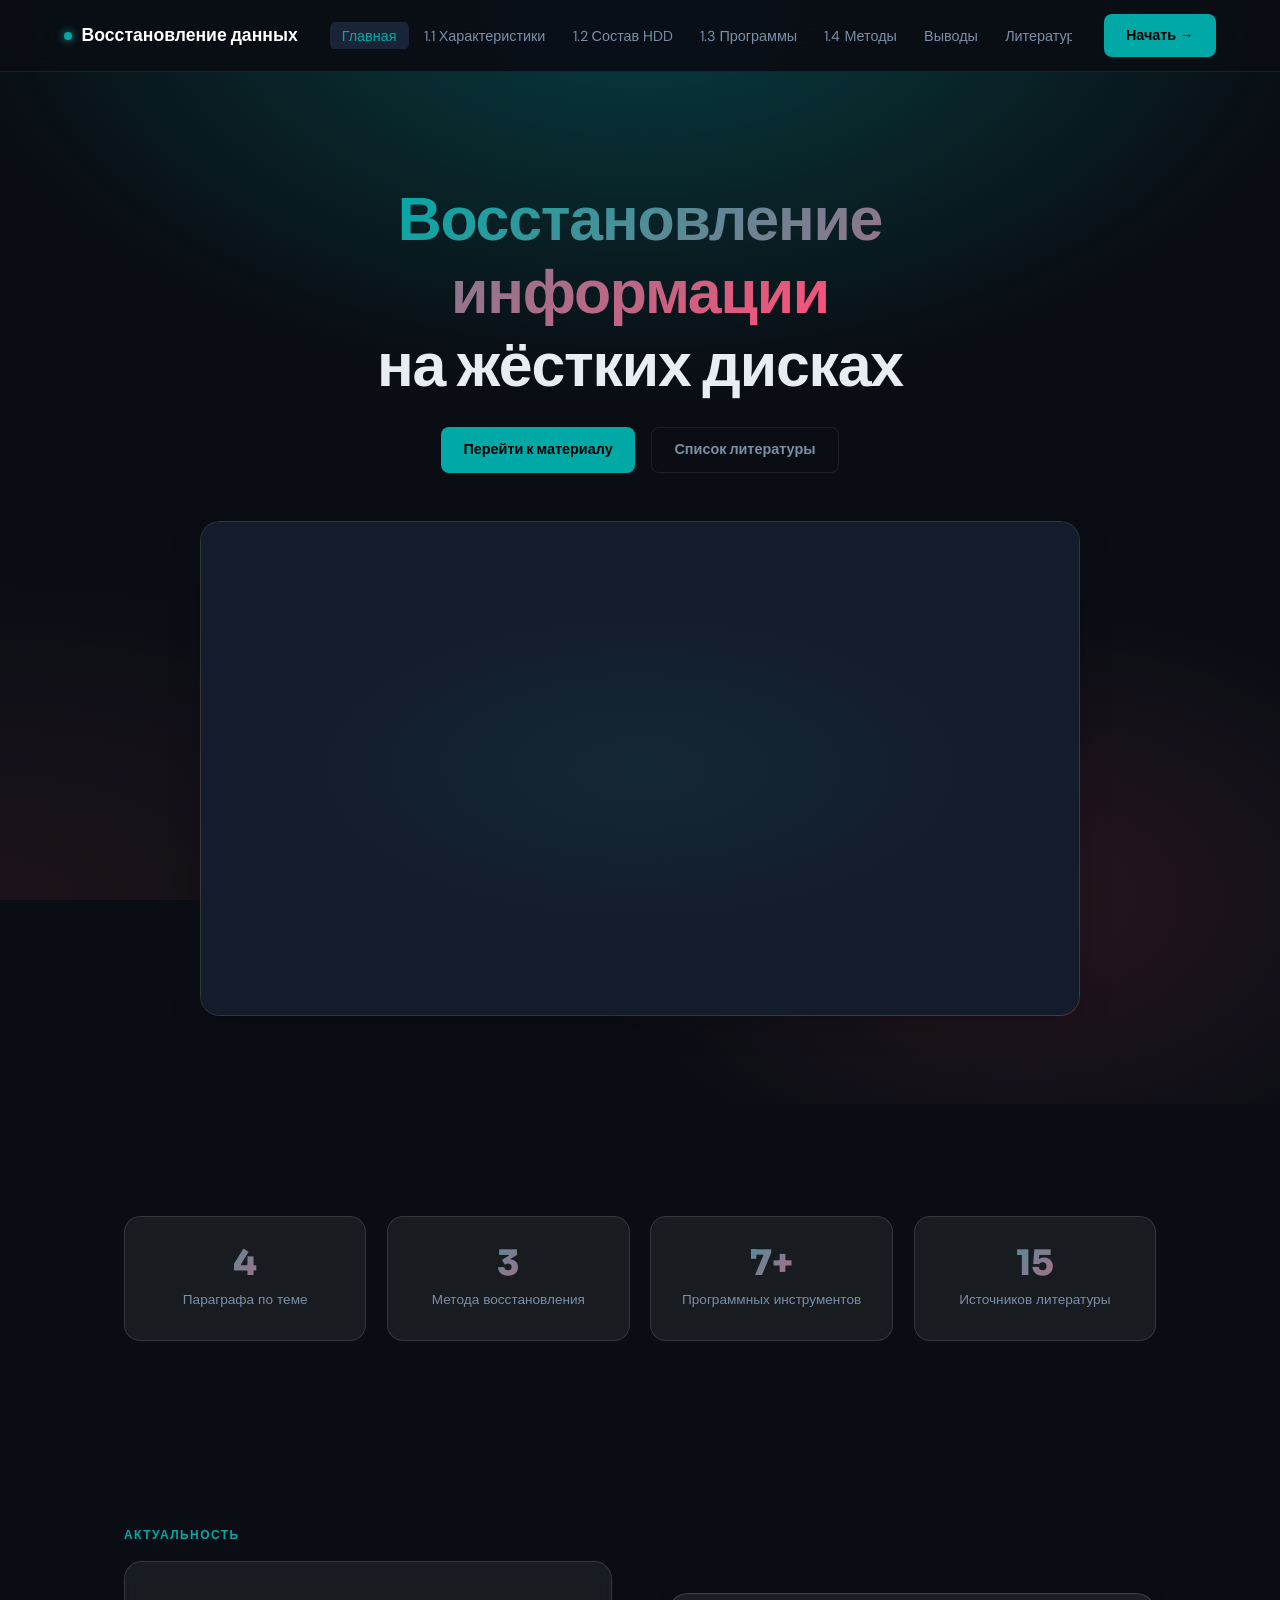
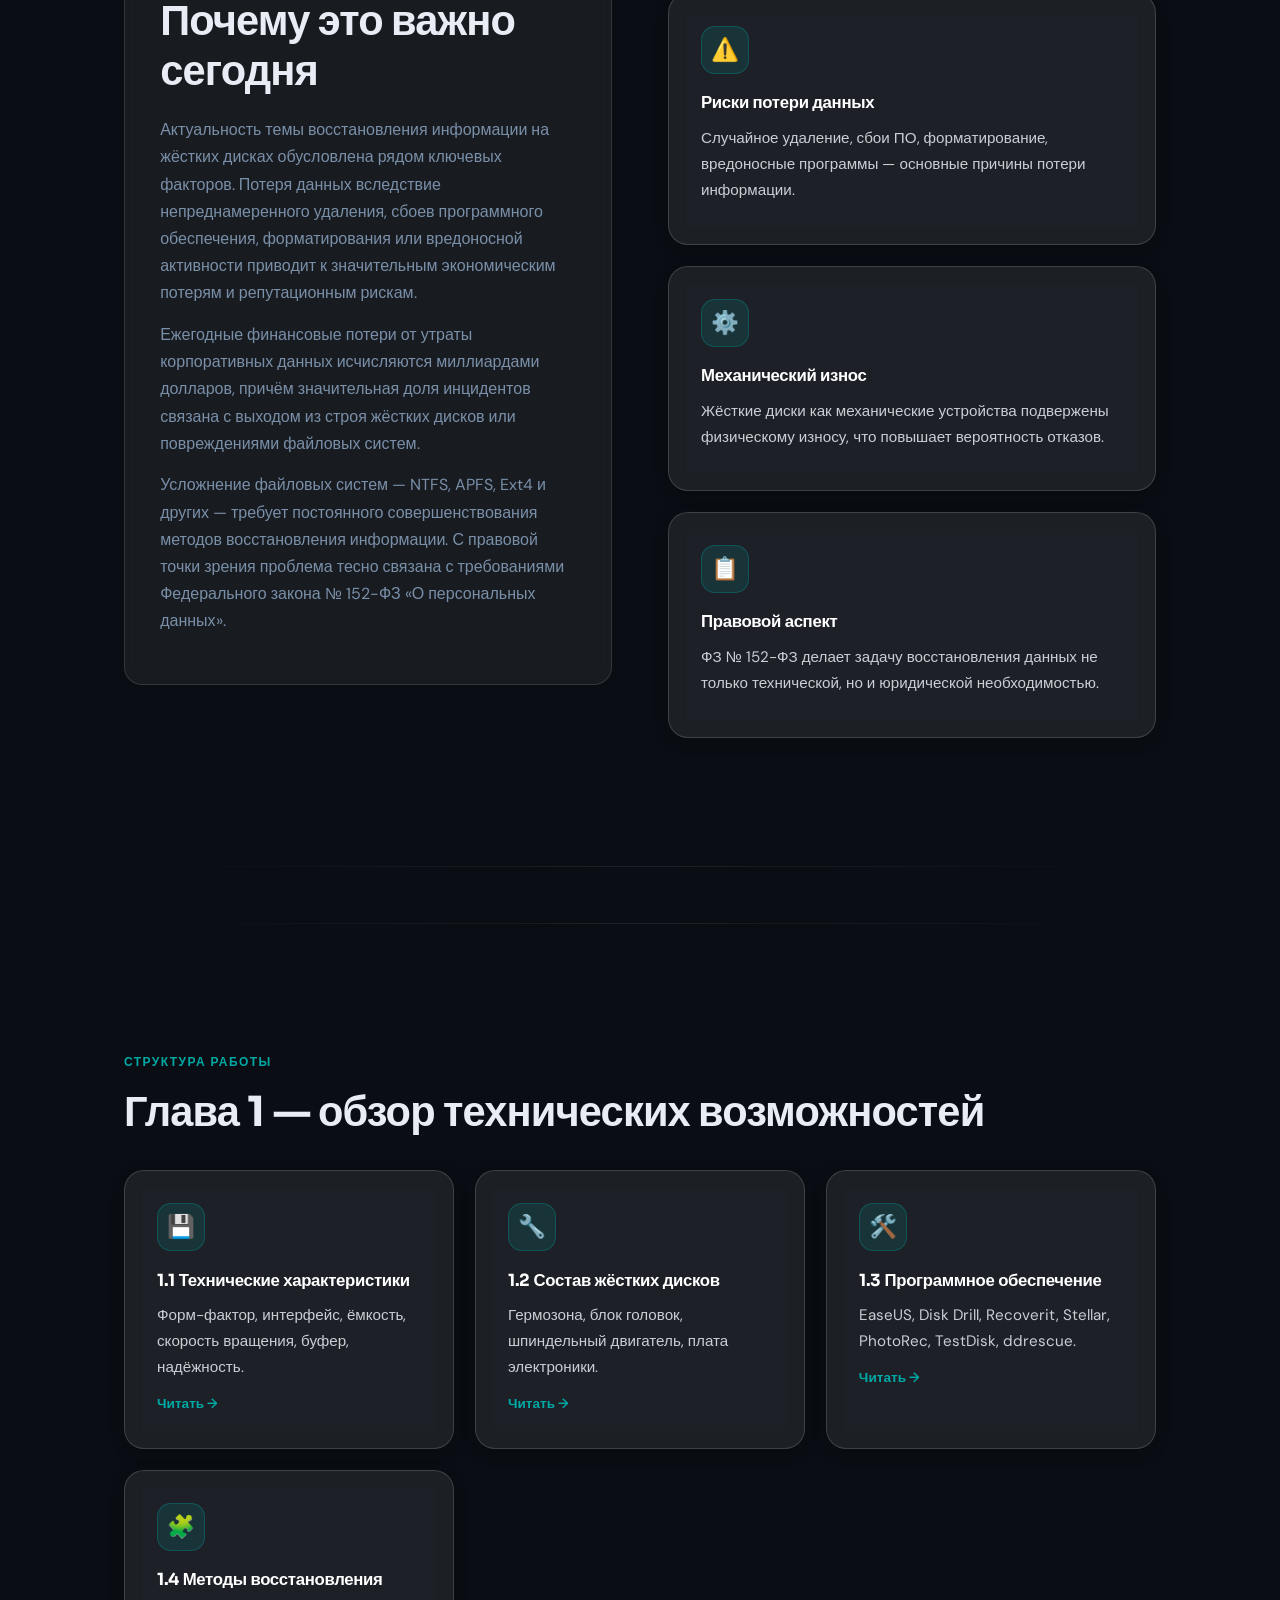
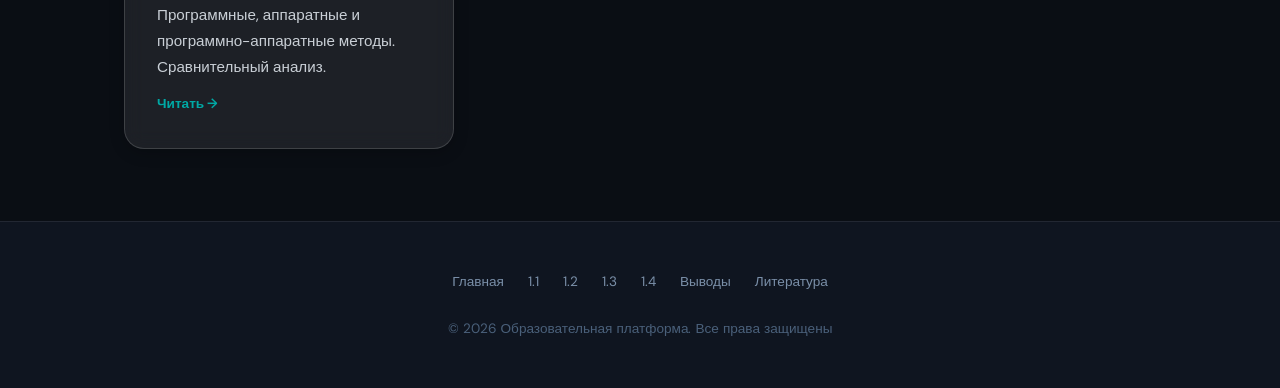
<file: index.html>
﻿<!DOCTYPE html>
<html lang="ru">
<head>
  <meta charset="UTF-8" />
  <meta name="viewport" content="width=device-width, initial-scale=1.0" />
  <title>Восстановление информации на жёстких дисках</title>
  <link rel="preconnect" href="https://fonts.googleapis.com">
  <link rel="preconnect" href="https://fonts.gstatic.com" crossorigin>
  <link href="https://fonts.googleapis.com/css2?family=Sora:wght@400;600;700;800&family=DM+Sans:wght@400;500;600&family=JetBrains+Mono:wght@400;700&display=swap" rel="stylesheet">
  <link rel="stylesheet" href="css/style.css">
</head>
<body>

<nav>
  <a class="nav-logo" href="index.html">
    <span class="dot"></span>Восстановление данных
  </a>
  <ul class="nav-links">
    <li><a href="index.html" class="active">Главная</a></li>
    <li><a href="1-1.html">1.1 Характеристики</a></li>
    <li><a href="1-2.html">1.2 Состав HDD</a></li>
    <li><a href="1-3.html">1.3 Программы</a></li>
    <li><a href="1-4.html">1.4 Методы</a></li>
    <li><a href="conclusions.html">Выводы</a></li>
    <li><a href="references.html">Литература</a></li>
  </ul>
  <div class="nav-cta">
    <a href="1-1.html" class="btn btn-primary">Начать →</a>
  </div>
</nav>

<main>
  <!-- HERO -->
  <section class="hero">
    <h1 class="fade-up">
      <span>Восстановление информации</span><br>на жёстких дисках
    </h1>
    <div class="hero-actions fade-up fade-up-2">
      <a href="1-1.html" class="btn btn-primary">Перейти к материалу</a>
      <a href="references.html" class="btn btn-ghost">Список литературы</a>
    </div>

    <!-- VIDEO PLACEHOLDER -->
    <div class="video-block fade-up fade-up-3">
      <div class="video-placeholder">
        <iframe src="https://rutube.ru/play/embed/5ada55584e168b0449878432c80c1b43/" width="100%" height="315" frameborder="0" allowfullscreen allow="clipboard-write; autoplay"></iframe>
      </div>
    </div>
  </section>

  <!-- STATS -->
  <section>
    <div class="container">
      <div class="stats-row fade-up">
        <div class="stat-item">
          <div class="stat-num">4</div>
          <div class="stat-label">Параграфа по теме</div>
        </div>
        <div class="stat-item">
          <div class="stat-num">3</div>
          <div class="stat-label">Метода восстановления</div>
        </div>
        <div class="stat-item">
          <div class="stat-num">7+</div>
          <div class="stat-label">Программных инструментов</div>
        </div>
        <div class="stat-item">
          <div class="stat-num">15</div>
          <div class="stat-label">Источников литературы</div>
        </div>
      </div>
    </div>
  </section>

  <!-- АКТУАЛЬНОСТЬ -->
  <section>
    <div class="container">
      <span class="label">Актуальность</span>
      <div class="content-grid">
        <div class="content-text">
          <h2>Почему это важно сегодня</h2>
          <p>
            Актуальность темы восстановления информации на жёстких дисках обусловлена рядом ключевых факторов. 
            Потеря данных вследствие непреднамеренного удаления, сбоев программного обеспечения, форматирования 
            или вредоносной активности приводит к значительным экономическим потерям и репутационным рискам.
          </p>
          <p>
            Ежегодные финансовые потери от утраты корпоративных данных исчисляются миллиардами долларов, 
            причём значительная доля инцидентов связана с выходом из строя жёстких дисков или повреждениями 
            файловых систем.
          </p>
          <p>
            Усложнение файловых систем — NTFS, APFS, Ext4 и других — требует постоянного совершенствования 
            методов восстановления информации. С правовой точки зрения проблема тесно связана с требованиями 
            Федерального закона № 152-ФЗ «О персональных данных».
          </p>
        </div>
        <div>
          <div class="card-grid" style="grid-template-columns:1fr;">
            <div class="card">
              <div class="card-icon">⚠️</div>
              <h4>Риски потери данных</h4>
              <p>Случайное удаление, сбои ПО, форматирование, вредоносные программы — основные причины потери информации.</p>
            </div>
            <div class="card">
              <div class="card-icon">⚙️</div>
              <h4>Механический износ</h4>
              <p>Жёсткие диски как механические устройства подвержены физическому износу, что повышает вероятность отказов.</p>
            </div>
            <div class="card">
              <div class="card-icon">📋</div>
              <h4>Правовой аспект</h4>
              <p>ФЗ № 152-ФЗ делает задачу восстановления данных не только технической, но и юридической необходимостью.</p>
            </div>
          </div>
        </div>
      </div>
    </div>
  </section>

  <div class="container"><div class="divider"></div></div>

  <div class="container"><div class="divider"></div></div>

  <!-- STRUCTURE NAV -->
  <section>
    <div class="container">
      <span class="label">Структура работы</span>
      <h2 style="margin-bottom:2rem;">Глава 1 — обзор технических возможностей</h2>
      <div class="card-grid">
        <a href="1-1.html" class="card" style="text-decoration:none;">
          <div class="card-icon">💾</div>
          <h4>1.1 Технические характеристики</h4>
          <p>Форм-фактор, интерфейс, ёмкость, скорость вращения, буфер, надёжность.</p>
          <span style="color:var(--accent);font-size:.85rem;font-weight:600;">Читать →</span>
        </a>
        <a href="1-2.html" class="card" style="text-decoration:none;">
          <div class="card-icon">🔧</div>
          <h4>1.2 Состав жёстких дисков</h4>
          <p>Гермозона, блок головок, шпиндельный двигатель, плата электроники.</p>
          <span style="color:var(--accent);font-size:.85rem;font-weight:600;">Читать →</span>
        </a>
        <a href="1-3.html" class="card" style="text-decoration:none;">
          <div class="card-icon">🛠️</div>
          <h4>1.3 Программное обеспечение</h4>
          <p>EaseUS, Disk Drill, Recoverit, Stellar, PhotoRec, TestDisk, ddrescue.</p>
          <span style="color:var(--accent);font-size:.85rem;font-weight:600;">Читать →</span>
        </a>
        <a href="1-4.html" class="card" style="text-decoration:none;">
          <div class="card-icon">🧩</div>
          <h4>1.4 Методы восстановления</h4>
          <p>Программные, аппаратные и программно-аппаратные методы. Сравнительный анализ.</p>
          <span style="color:var(--accent);font-size:.85rem;font-weight:600;">Читать →</span>
        </a>
      </div>
    </div>
  </section>
</main>

<footer>
  <div class="footer-links">
    <a href="index.html">Главная</a>
    <a href="1-1.html">1.1</a>
    <a href="1-2.html">1.2</a>
    <a href="1-3.html">1.3</a>
    <a href="1-4.html">1.4</a>
    <a href="conclusions.html">Выводы</a>
    <a href="references.html">Литература</a>
  </div>
  <p>© 2026 Образовательная платформа. Все права защищены</p>
</footer>

<script src="js/nav.js"></script>
</body>
</html>
</file>
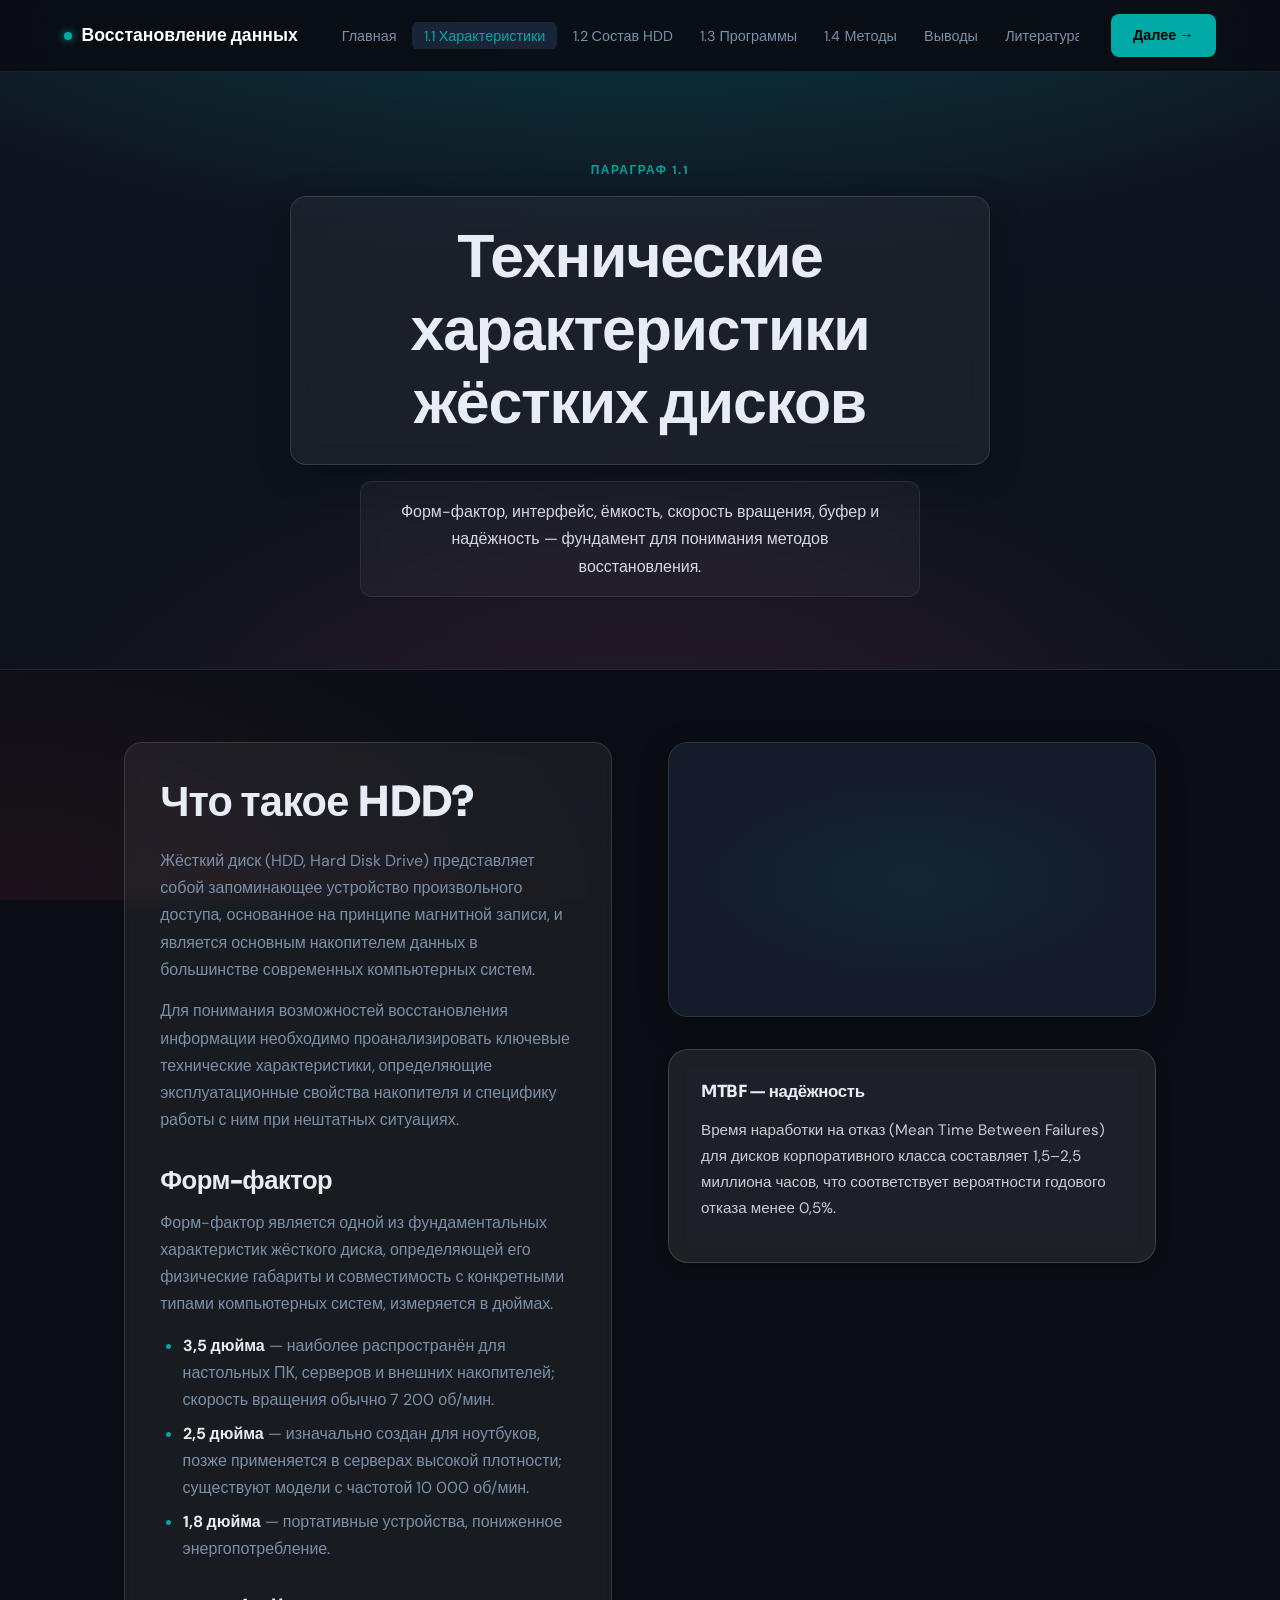
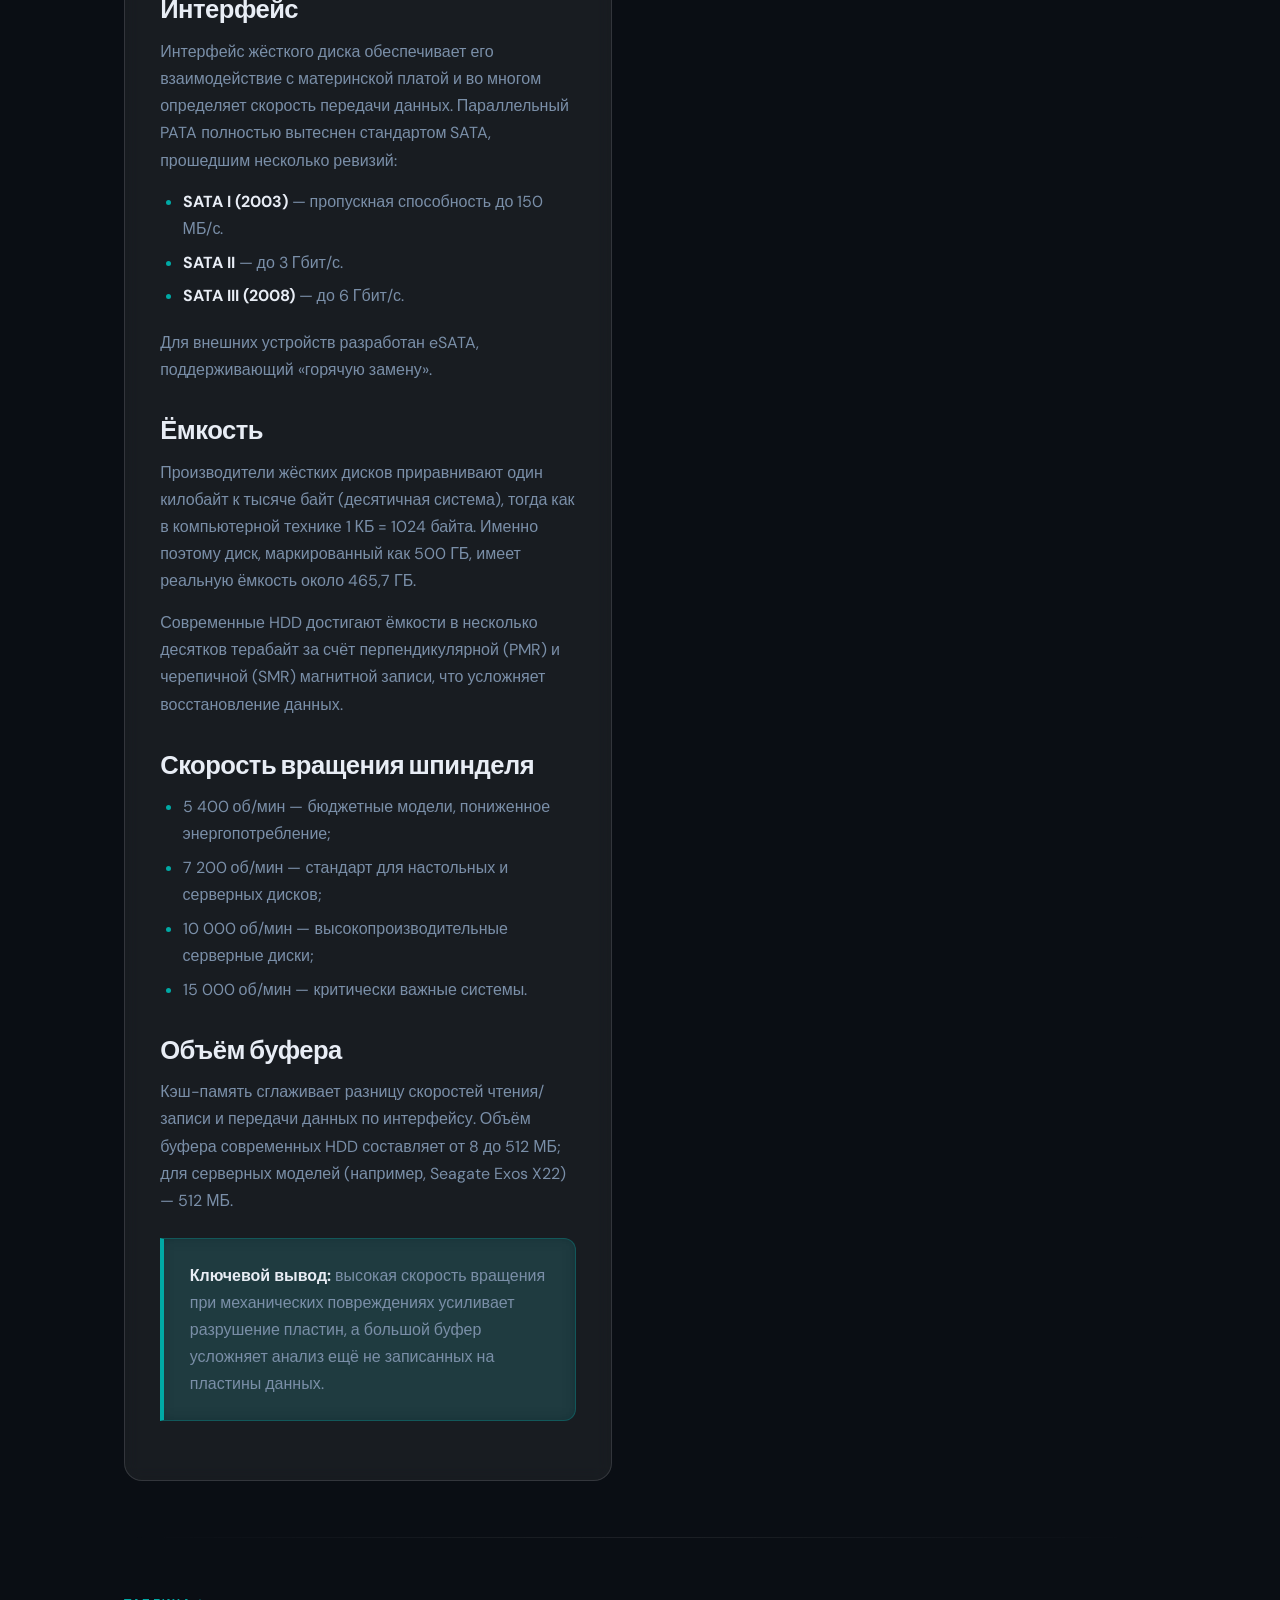
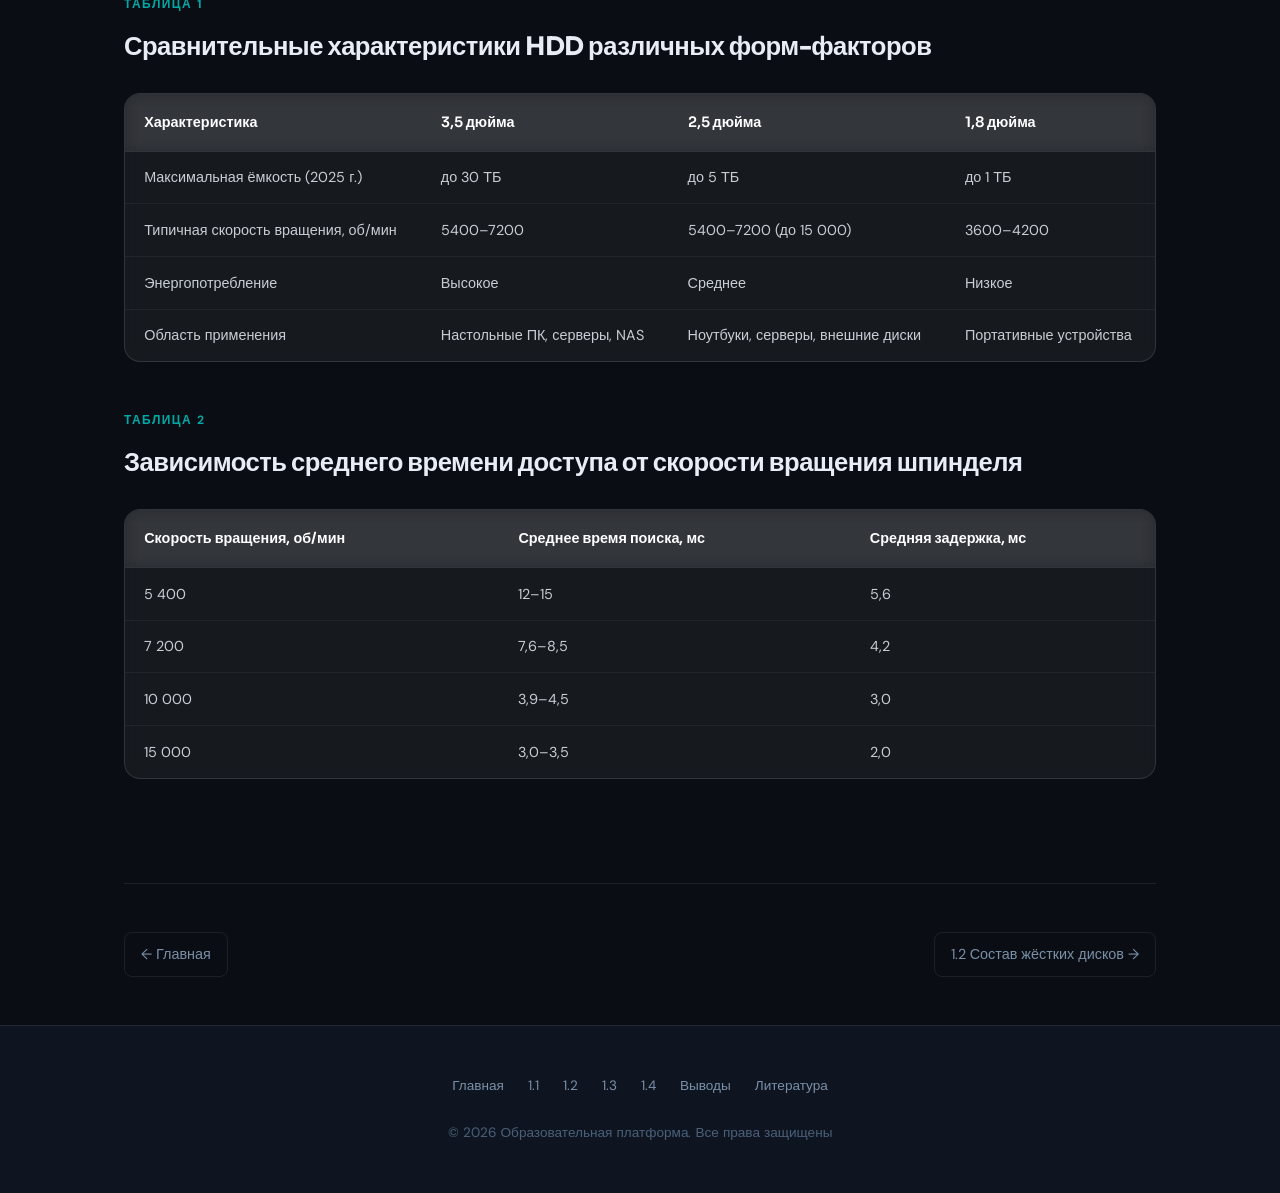
<file: 1-1.html>
﻿<!DOCTYPE html>
<html lang="ru">
<head>
  <meta charset="UTF-8" />
  <meta name="viewport" content="width=device-width, initial-scale=1.0" />
  <title>1.1 Технические характеристики HDD</title>
  <link rel="preconnect" href="https://fonts.googleapis.com">
  <link rel="preconnect" href="https://fonts.gstatic.com" crossorigin>
  <link href="https://fonts.googleapis.com/css2?family=Sora:wght@400;600;700;800&family=DM+Sans:wght@400;500;600&family=JetBrains+Mono:wght@400;700&display=swap" rel="stylesheet">
  <link rel="stylesheet" href="css/style.css">
</head>
<body>

<nav>
  <a class="nav-logo" href="index.html"><span class="dot"></span>Восстановление данных</a>
  <ul class="nav-links">
    <li><a href="index.html">Главная</a></li>
    <li><a href="1-1.html" class="active">1.1 Характеристики</a></li>
    <li><a href="1-2.html">1.2 Состав HDD</a></li>
    <li><a href="1-3.html">1.3 Программы</a></li>
    <li><a href="1-4.html">1.4 Методы</a></li>
    <li><a href="conclusions.html">Выводы</a></li>
    <li><a href="references.html">Литература</a></li>
  </ul>
  <div class="nav-cta"><a href="1-2.html" class="btn btn-primary">Далее →</a></div>
</nav>

<main>
  <div class="page-header">
    <span class="label">Параграф 1.1</span>
    <h1>Технические характеристики жёстких дисков</h1>
    <p>Форм-фактор, интерфейс, ёмкость, скорость вращения, буфер и надёжность — фундамент для понимания методов восстановления.</p>
  </div>

  <section>
    <div class="container">
      <div class="content-grid">
        <div class="content-text prose">
          <h2>Что такое HDD?</h2>
          <p>
            Жёсткий диск (HDD, Hard Disk Drive) представляет собой запоминающее устройство произвольного доступа, основанное на принципе магнитной записи, и является основным накопителем данных в большинстве современных компьютерных систем.
          </p>
          <p>
            Для понимания возможностей восстановления информации необходимо проанализировать ключевые технические характеристики, определяющие эксплуатационные свойства накопителя и специфику работы с ним при нештатных ситуациях.
          </p>

          <h3>Форм-фактор</h3>
          <p>
            Форм-фактор является одной из фундаментальных характеристик жёсткого диска, определяющей его физические габариты и совместимость с конкретными типами компьютерных систем, измеряется в дюймах.
          </p>
          <ul>
            <li><strong>3,5 дюйма</strong> — наиболее распространён для настольных ПК, серверов и внешних накопителей; скорость вращения обычно 7 200 об/мин.</li>
            <li><strong>2,5 дюйма</strong> — изначально создан для ноутбуков, позже применяется в серверах высокой плотности; существуют модели с частотой 10 000 об/мин.</li>
            <li><strong>1,8 дюйма</strong> — портативные устройства, пониженное энергопотребление.</li>
          </ul>

          <h3>Интерфейс</h3>
          <p>
            Интерфейс жёсткого диска обеспечивает его взаимодействие с материнской платой и во многом определяет скорость передачи данных. Параллельный PATA полностью вытеснен стандартом SATA, прошедшим несколько ревизий:
          </p>
          <ul>
            <li><strong>SATA I (2003)</strong> — пропускная способность до 150 МБ/с.</li>
            <li><strong>SATA II</strong> — до 3 Гбит/с.</li>
            <li><strong>SATA III (2008)</strong> — до 6 Гбит/с.</li>
          </ul>
          <p>Для внешних устройств разработан eSATA, поддерживающий «горячую замену».</p>

          <h3>Ёмкость</h3>
          <p>
            Производители жёстких дисков приравнивают один килобайт к тысяче байт (десятичная система), тогда как в компьютерной технике 1 КБ = 1024 байта. Именно поэтому диск, маркированный как 500 ГБ, имеет реальную ёмкость около 465,7 ГБ.
          </p>
          <p>
            Современные HDD достигают ёмкости в несколько десятков терабайт за счёт перпендикулярной (PMR) и черепичной (SMR) магнитной записи, что усложняет восстановление данных.
          </p>

          <h3>Скорость вращения шпинделя</h3>
          <ul>
            <li>5 400 об/мин — бюджетные модели, пониженное энергопотребление;</li>
            <li>7 200 об/мин — стандарт для настольных и серверных дисков;</li>
            <li>10 000 об/мин — высокопроизводительные серверные диски;</li>
            <li>15 000 об/мин — критически важные системы.</li>
          </ul>

          <h3>Объём буфера</h3>
          <p>
            Кэш-память сглаживает разницу скоростей чтения/записи и передачи данных по интерфейсу. Объём буфера современных HDD составляет от 8 до 512 МБ; для серверных моделей (например, Seagate Exos X22) — 512 МБ.
          </p>

          <div class="highlight">
            <p>
              <strong>Ключевой вывод:</strong> высокая скорость вращения при механических повреждениях усиливает разрушение пластин, а большой буфер усложняет анализ ещё не записанных на пластины данных.
            </p>
          </div>
        </div>

        <!-- VIDEO -->
        <div>
          <div class="video-block" style="margin:0 0 2rem;">
            <div class="video-placeholder">
            <iframe src="https://rutube.ru/play/embed/2a112f21996cca41786c72f2336f97a2/" width="100%" height="315" frameborder="0" allowfullscreen allow="clipboard-write; autoplay"></iframe>
            </div>
          </div>
          <div class="card">
            <h4 style="color:var(--text);margin-bottom:1rem;">MTBF — надёжность</h4>
            <p>Время наработки на отказ (Mean Time Between Failures) для дисков корпоративного класса составляет 1,5–2,5 миллиона часов, что соответствует вероятности годового отказа менее 0,5%.</p>
          </div>
        </div>
      </div>

      <div class="divider"></div>

      <!-- ТАБЛИЦА 1 -->
      <span class="label">Таблица 1</span>
      <h3 style="margin-bottom:1.5rem;color:var(--text);">Сравнительные характеристики HDD различных форм-факторов</h3>
      <div class="table-wrap">
        <table>
          <thead>
            <tr>
              <th>Характеристика</th>
              <th>3,5 дюйма</th>
              <th>2,5 дюйма</th>
              <th>1,8 дюйма</th>
            </tr>
          </thead>
          <tbody>
            <tr><td>Максимальная ёмкость (2025 г.)</td><td>до 30 ТБ</td><td>до 5 ТБ</td><td>до 1 ТБ</td></tr>
            <tr><td>Типичная скорость вращения, об/мин</td><td>5400–7200</td><td>5400–7200 (до 15 000)</td><td>3600–4200</td></tr>
            <tr><td>Энергопотребление</td><td>Высокое</td><td>Среднее</td><td>Низкое</td></tr>
            <tr><td>Область применения</td><td>Настольные ПК, серверы, NAS</td><td>Ноутбуки, серверы, внешние диски</td><td>Портативные устройства</td></tr>
          </tbody>
        </table>
      </div>

      <!-- ТАБЛИЦА 2 -->
      <span class="label" style="margin-top:3rem;display:block;">Таблица 2</span>
      <h3 style="margin-bottom:1.5rem;color:var(--text);">Зависимость среднего времени доступа от скорости вращения шпинделя</h3>
      <div class="table-wrap">
        <table>
          <thead>
            <tr>
              <th>Скорость вращения, об/мин</th>
              <th>Среднее время поиска, мс</th>
              <th>Средняя задержка, мс</th>
            </tr>
          </thead>
          <tbody>
            <tr><td>5 400</td><td>12–15</td><td>5,6</td></tr>
            <tr><td>7 200</td><td>7,6–8,5</td><td>4,2</td></tr>
            <tr><td>10 000</td><td>3,9–4,5</td><td>3,0</td></tr>
            <tr><td>15 000</td><td>3,0–3,5</td><td>2,0</td></tr>
          </tbody>
        </table>
      </div>
    </div>
  </section>
</main>

<div class="container">
  <div class="page-nav">
    <a href="index.html">← Главная</a>
    <a href="1-2.html">1.2 Состав жёстких дисков →</a>
  </div>
</div>

<footer>
  <div class="footer-links">
    <a href="index.html">Главная</a>
    <a href="1-1.html">1.1</a><a href="1-2.html">1.2</a>
    <a href="1-3.html">1.3</a><a href="1-4.html">1.4</a>
    <a href="conclusions.html">Выводы</a><a href="references.html">Литература</a>
  </div>
  <p>© 2026 Образовательная платформа. Все права защищены</p>
</footer>
</body>
</html>
</file>
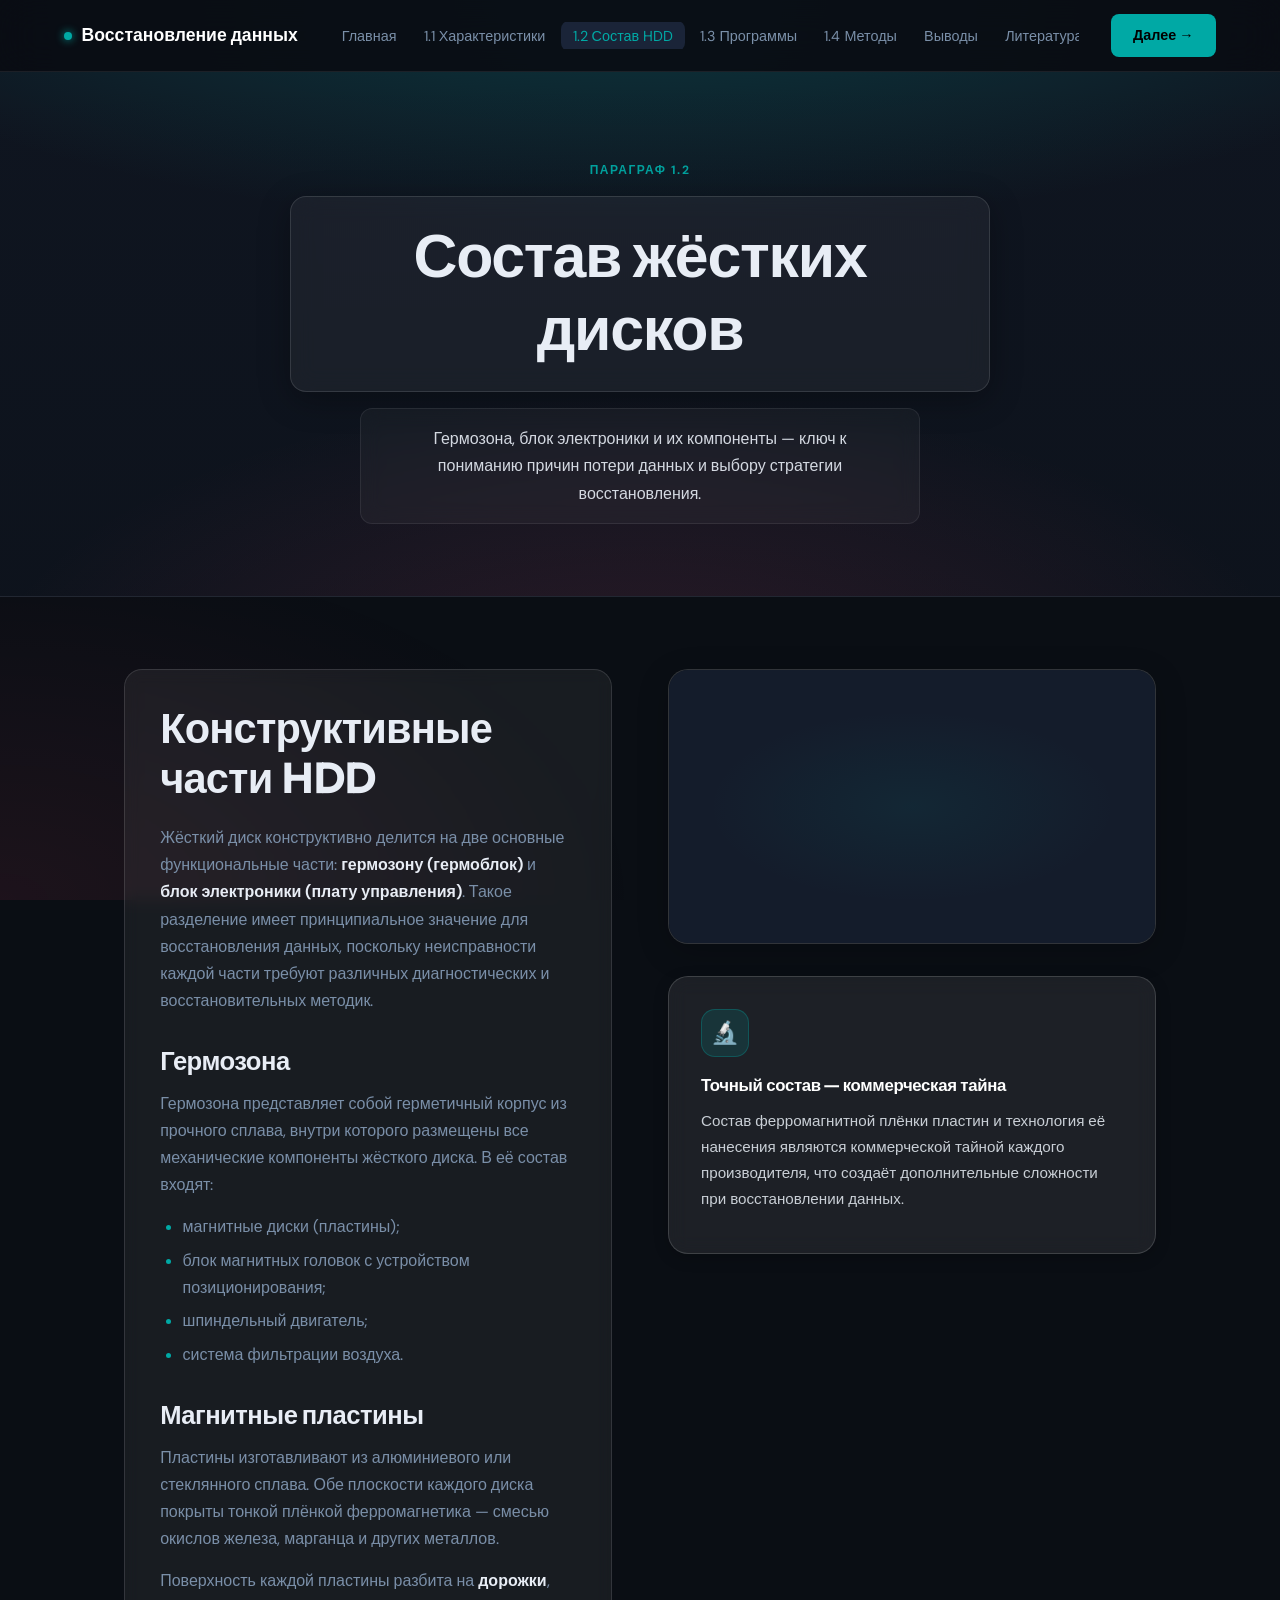
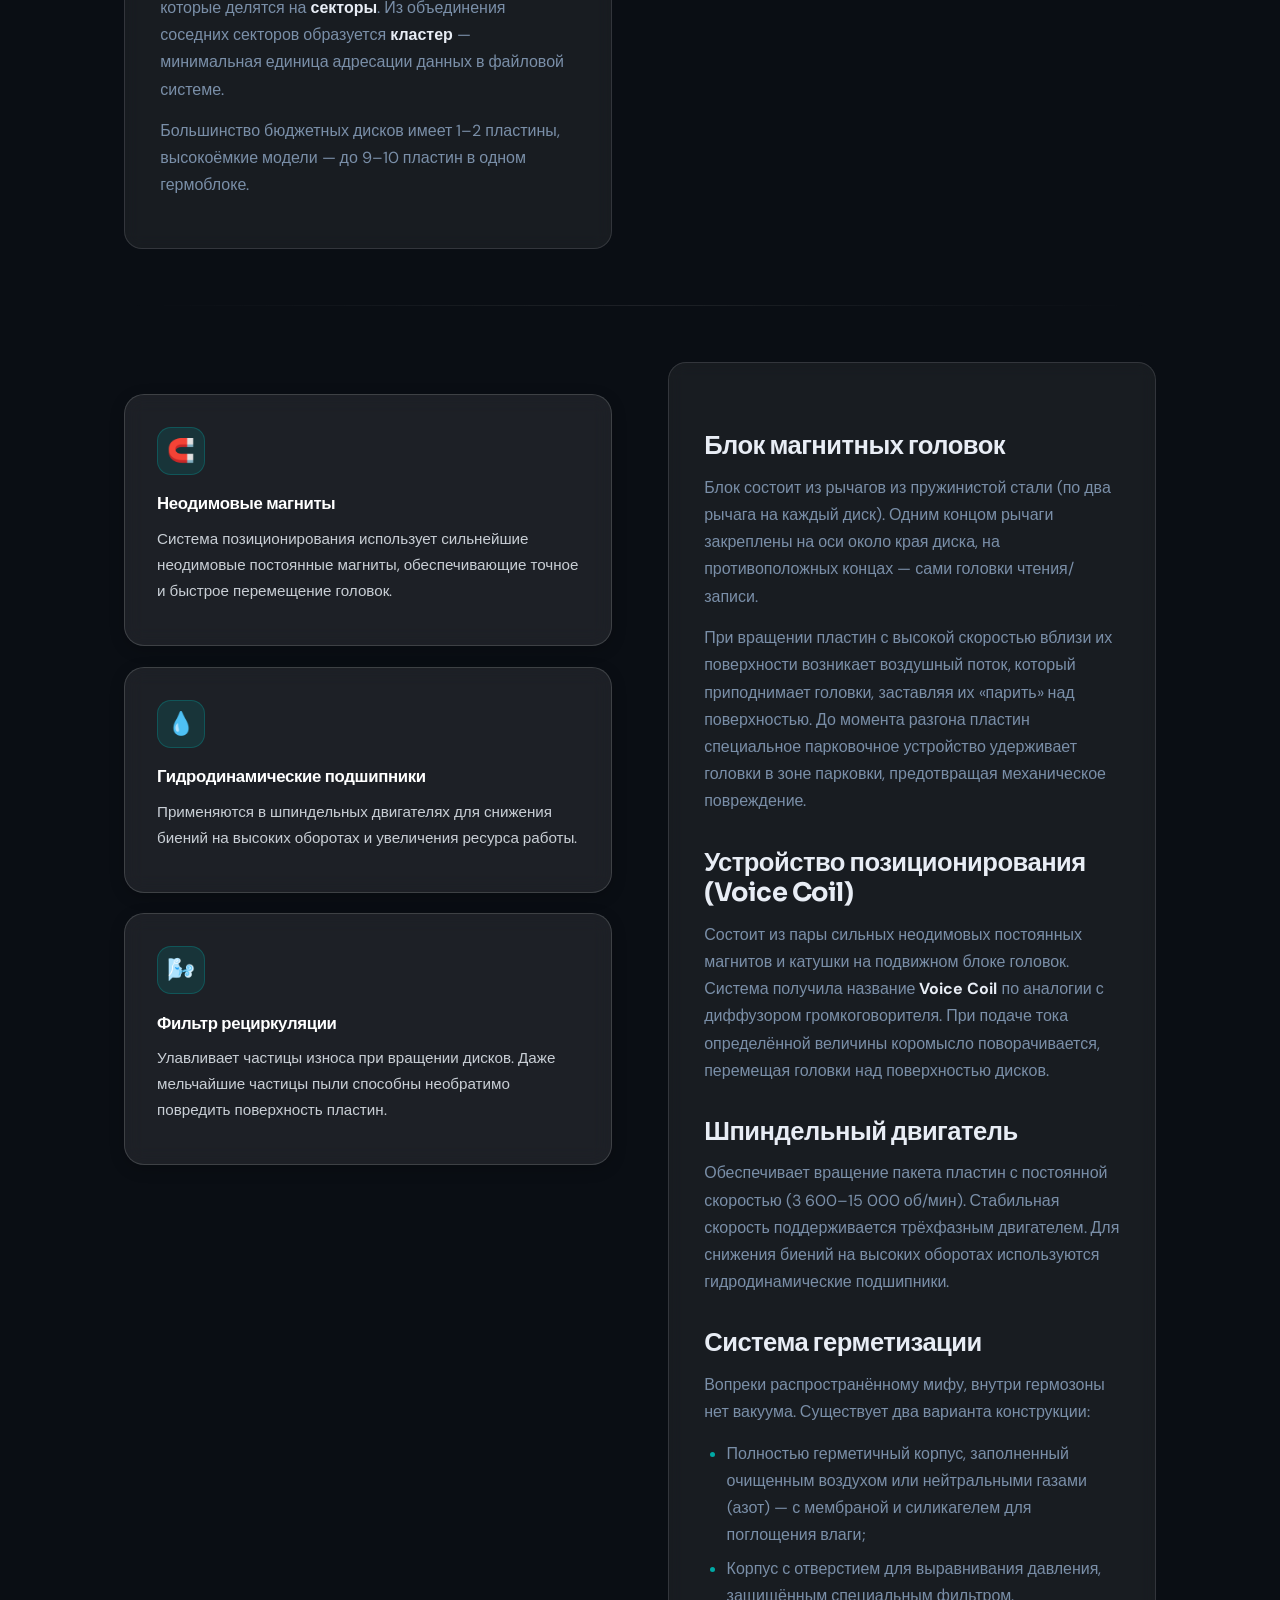
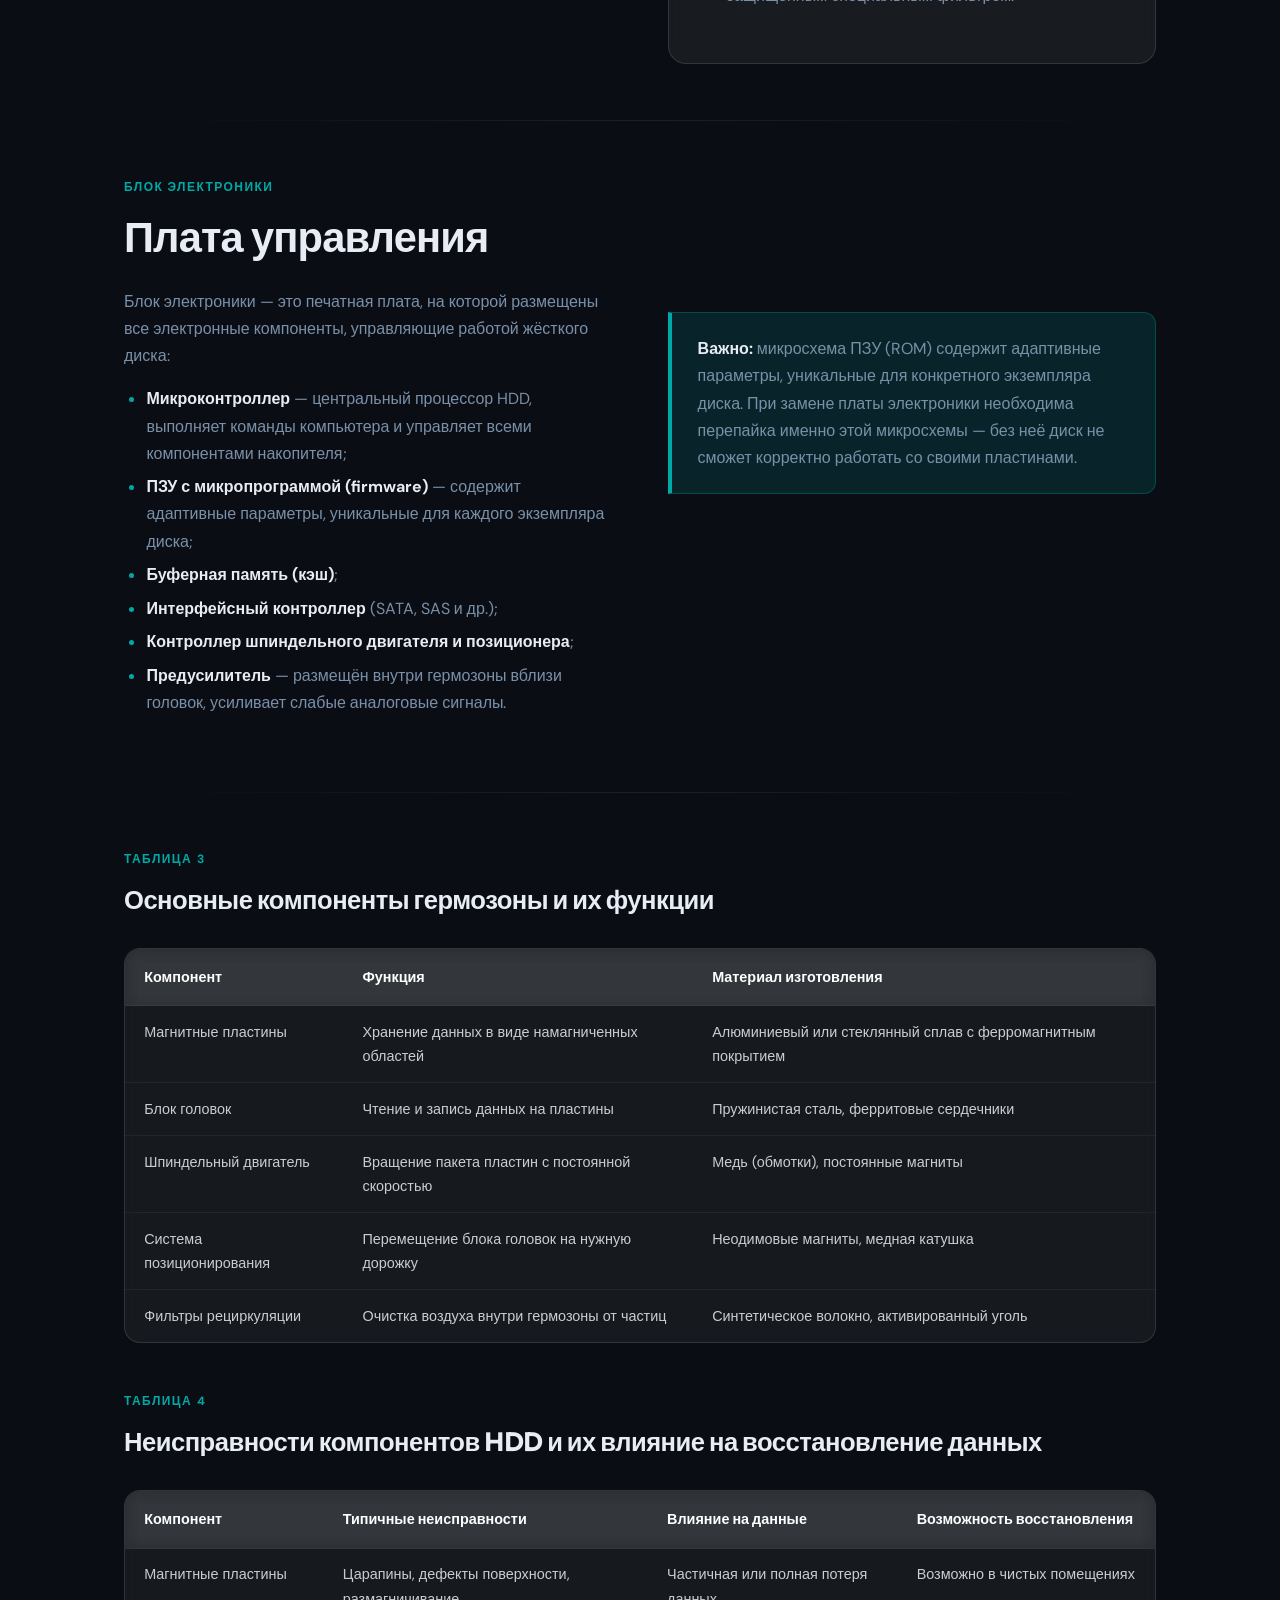
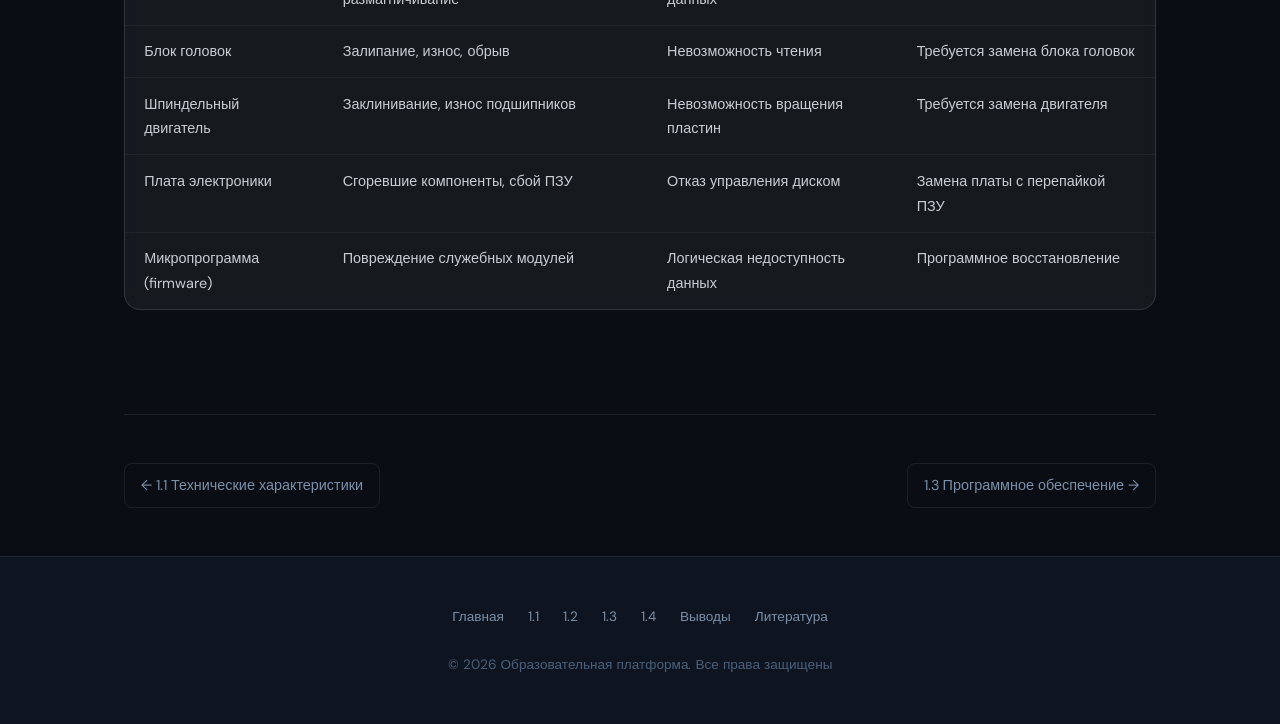
<file: 1-2.html>
﻿<!DOCTYPE html>
<html lang="ru">
<head>
  <meta charset="UTF-8" />
  <meta name="viewport" content="width=device-width, initial-scale=1.0" />
  <title>1.2 Состав жёстких дисков</title>
  <link rel="preconnect" href="https://fonts.googleapis.com">
  <link rel="preconnect" href="https://fonts.gstatic.com" crossorigin>
  <link href="https://fonts.googleapis.com/css2?family=Sora:wght@400;600;700;800&family=DM+Sans:wght@400;500;600&family=JetBrains+Mono:wght@400;700&display=swap" rel="stylesheet">
  <link rel="stylesheet" href="css/style.css">
</head>
<body>

<nav>
  <a class="nav-logo" href="index.html"><span class="dot"></span>Восстановление данных</a>
  <ul class="nav-links">
    <li><a href="index.html">Главная</a></li>
    <li><a href="1-1.html">1.1 Характеристики</a></li>
    <li><a href="1-2.html" class="active">1.2 Состав HDD</a></li>
    <li><a href="1-3.html">1.3 Программы</a></li>
    <li><a href="1-4.html">1.4 Методы</a></li>
    <li><a href="conclusions.html">Выводы</a></li>
    <li><a href="references.html">Литература</a></li>
  </ul>
  <div class="nav-cta"><a href="1-3.html" class="btn btn-primary">Далее →</a></div>
</nav>

<main>
  <div class="page-header">
    <span class="label">Параграф 1.2</span>
    <h1>Состав жёстких дисков</h1>
    <p>Гермозона, блок электроники и их компоненты — ключ к пониманию причин потери данных и выбору стратегии восстановления.</p>
  </div>

  <section>
    <div class="container">

      <!-- INTRO + VIDEO -->
      <div class="content-grid">
        <div class="content-text prose">
          <h2>Конструктивные части HDD</h2>
          <p>
            Жёсткий диск конструктивно делится на две основные функциональные части: <strong>гермозону (гермоблок)</strong> и <strong>блок электроники (плату управления)</strong>. Такое разделение имеет принципиальное значение для восстановления данных, поскольку неисправности каждой части требуют различных диагностических и восстановительных методик.
          </p>

          <h3>Гермозона</h3>
          <p>
            Гермозона представляет собой герметичный корпус из прочного сплава, внутри которого размещены все механические компоненты жёсткого диска. В её состав входят:
          </p>
          <ul>
            <li>магнитные диски (пластины);</li>
            <li>блок магнитных головок с устройством позиционирования;</li>
            <li>шпиндельный двигатель;</li>
            <li>система фильтрации воздуха.</li>
          </ul>

          <h3>Магнитные пластины</h3>
          <p>
            Пластины изготавливают из алюминиевого или стеклянного сплава. Обе плоскости каждого диска покрыты тонкой плёнкой ферромагнетика — смесью окислов железа, марганца и других металлов.
          </p>
          <p>
            Поверхность каждой пластины разбита на <strong>дорожки</strong>, которые делятся на <strong>секторы</strong>. Из объединения соседних секторов образуется <strong>кластер</strong> — минимальная единица адресации данных в файловой системе.
          </p>
          <p>
            Большинство бюджетных дисков имеет 1–2 пластины, высокоёмкие модели — до 9–10 пластин в одном гермоблоке.
          </p>
        </div>

        <div>
          <div class="video-block" style="margin:0 0 2rem;">
            <div class="video-placeholder">
            <iframe src="https://rutube.ru/play/embed/badde32ce2286ff5aca6e0566c2fb46e/" width="100%" height="315" frameborder="0" allowfullscreen allow="clipboard-write; autoplay"></iframe>
            </div>
          </div>
          <div class="card">
            <div class="card-icon">🔬</div>
            <h4>Точный состав — коммерческая тайна</h4>
            <p>Состав ферромагнитной плёнки пластин и технология её нанесения являются коммерческой тайной каждого производителя, что создаёт дополнительные сложности при восстановлении данных.</p>
          </div>
        </div>
      </div>

      <div class="divider"></div>

      <!-- HEADS + SPINDLE -->
      <div class="content-grid reverse">
        <div class="content-text prose">
          <h3>Блок магнитных головок</h3>
          <p>
            Блок состоит из рычагов из пружинистой стали (по два рычага на каждый диск). Одним концом рычаги закреплены на оси около края диска, на противоположных концах — сами головки чтения/записи.
          </p>
          <p>
            При вращении пластин с высокой скоростью вблизи их поверхности возникает воздушный поток, который приподнимает головки, заставляя их «парить» над поверхностью. До момента разгона пластин специальное парковочное устройство удерживает головки в зоне парковки, предотвращая механическое повреждение.
          </p>

          <h3>Устройство позиционирования (Voice Coil)</h3>
          <p>
            Состоит из пары сильных неодимовых постоянных магнитов и катушки на подвижном блоке головок. Система получила название <strong>Voice Coil</strong> по аналогии с диффузором громкоговорителя. При подаче тока определённой величины коромысло поворачивается, перемещая головки над поверхностью дисков.
          </p>

          <h3>Шпиндельный двигатель</h3>
          <p>
            Обеспечивает вращение пакета пластин с постоянной скоростью (3 600–15 000 об/мин). Стабильная скорость поддерживается трёхфазным двигателем. Для снижения биений на высоких оборотах используются гидродинамические подшипники.
          </p>

          <h3>Система герметизации</h3>
          <p>
            Вопреки распространённому мифу, внутри гермозоны нет вакуума. Существует два варианта конструкции:
          </p>
          <ul>
            <li>Полностью герметичный корпус, заполненный очищенным воздухом или нейтральными газами (азот) — с мембраной и силикагелем для поглощения влаги;</li>
            <li>Корпус с отверстием для выравнивания давления, защищённым специальным фильтром.</li>
          </ul>
        </div>

        <div class="card-grid" style="grid-template-columns:1fr;align-content:start;">
          <div class="card">
            <div class="card-icon">🧲</div>
            <h4>Неодимовые магниты</h4>
            <p>Система позиционирования использует сильнейшие неодимовые постоянные магниты, обеспечивающие точное и быстрое перемещение головок.</p>
          </div>
          <div class="card">
            <div class="card-icon">💧</div>
            <h4>Гидродинамические подшипники</h4>
            <p>Применяются в шпиндельных двигателях для снижения биений на высоких оборотах и увеличения ресурса работы.</p>
          </div>
          <div class="card">
            <div class="card-icon">🌬️</div>
            <h4>Фильтр рециркуляции</h4>
            <p>Улавливает частицы износа при вращении дисков. Даже мельчайшие частицы пыли способны необратимо повредить поверхность пластин.</p>
          </div>
        </div>
      </div>

      <div class="divider"></div>

      <!-- ELECTRONICS -->
      <span class="label">Блок электроники</span>
      <h2 style="margin-bottom:1.5rem;">Плата управления</h2>
      <div class="content-grid">
        <div class="prose">
          <p>
            Блок электроники — это печатная плата, на которой размещены все электронные компоненты, управляющие работой жёсткого диска:
          </p>
          <ul>
            <li><strong>Микроконтроллер</strong> — центральный процессор HDD, выполняет команды компьютера и управляет всеми компонентами накопителя;</li>
            <li><strong>ПЗУ с микропрограммой (firmware)</strong> — содержит адаптивные параметры, уникальные для каждого экземпляра диска;</li>
            <li><strong>Буферная память (кэш)</strong>;</li>
            <li><strong>Интерфейсный контроллер</strong> (SATA, SAS и др.);</li>
            <li><strong>Контроллер шпиндельного двигателя и позиционера</strong>;</li>
            <li><strong>Предусилитель</strong> — размещён внутри гермозоны вблизи головок, усиливает слабые аналоговые сигналы.</li>
          </ul>
        </div>
        <div class="prose">
          <div class="highlight">
            <p>
              <strong>Важно:</strong> микросхема ПЗУ (ROM) содержит адаптивные параметры, уникальные для конкретного экземпляра диска. При замене платы электроники необходима перепайка именно этой микросхемы — без неё диск не сможет корректно работать со своими пластинами.
            </p>
          </div>
        </div>
      </div>

      <div class="divider"></div>

      <!-- ТАБЛИЦА 3 -->
      <span class="label">Таблица 3</span>
      <h3 style="margin-bottom:1.5rem;color:var(--text);">Основные компоненты гермозоны и их функции</h3>
      <div class="table-wrap">
        <table>
          <thead>
            <tr>
              <th>Компонент</th>
              <th>Функция</th>
              <th>Материал изготовления</th>
            </tr>
          </thead>
          <tbody>
            <tr>
              <td>Магнитные пластины</td>
              <td>Хранение данных в виде намагниченных областей</td>
              <td>Алюминиевый или стеклянный сплав с ферромагнитным покрытием</td>
            </tr>
            <tr>
              <td>Блок головок</td>
              <td>Чтение и запись данных на пластины</td>
              <td>Пружинистая сталь, ферритовые сердечники</td>
            </tr>
            <tr>
              <td>Шпиндельный двигатель</td>
              <td>Вращение пакета пластин с постоянной скоростью</td>
              <td>Медь (обмотки), постоянные магниты</td>
            </tr>
            <tr>
              <td>Система позиционирования</td>
              <td>Перемещение блока головок на нужную дорожку</td>
              <td>Неодимовые магниты, медная катушка</td>
            </tr>
            <tr>
              <td>Фильтры рециркуляции</td>
              <td>Очистка воздуха внутри гермозоны от частиц</td>
              <td>Синтетическое волокно, активированный уголь</td>
            </tr>
          </tbody>
        </table>
      </div>

      <!-- ТАБЛИЦА 4 -->
      <span class="label" style="margin-top:3rem;display:block;">Таблица 4</span>
      <h3 style="margin-bottom:1.5rem;color:var(--text);">Неисправности компонентов HDD и их влияние на восстановление данных</h3>
      <div class="table-wrap">
        <table>
          <thead>
            <tr>
              <th>Компонент</th>
              <th>Типичные неисправности</th>
              <th>Влияние на данные</th>
              <th>Возможность восстановления</th>
            </tr>
          </thead>
          <tbody>
            <tr>
              <td>Магнитные пластины</td>
              <td>Царапины, дефекты поверхности, размагничивание</td>
              <td>Частичная или полная потеря данных</td>
              <td>Возможно в чистых помещениях</td>
            </tr>
            <tr>
              <td>Блок головок</td>
              <td>Залипание, износ, обрыв</td>
              <td>Невозможность чтения</td>
              <td>Требуется замена блока головок</td>
            </tr>
            <tr>
              <td>Шпиндельный двигатель</td>
              <td>Заклинивание, износ подшипников</td>
              <td>Невозможность вращения пластин</td>
              <td>Требуется замена двигателя</td>
            </tr>
            <tr>
              <td>Плата электроники</td>
              <td>Сгоревшие компоненты, сбой ПЗУ</td>
              <td>Отказ управления диском</td>
              <td>Замена платы с перепайкой ПЗУ</td>
            </tr>
            <tr>
              <td>Микропрограмма (firmware)</td>
              <td>Повреждение служебных модулей</td>
              <td>Логическая недоступность данных</td>
              <td>Программное восстановление</td>
            </tr>
          </tbody>
        </table>
      </div>
    </div>
  </section>
</main>

<div class="container">
  <div class="page-nav">
    <a href="1-1.html">← 1.1 Технические характеристики</a>
    <a href="1-3.html">1.3 Программное обеспечение →</a>
  </div>
</div>

<footer>
  <div class="footer-links">
    <a href="index.html">Главная</a>
    <a href="1-1.html">1.1</a><a href="1-2.html">1.2</a>
    <a href="1-3.html">1.3</a><a href="1-4.html">1.4</a>
    <a href="conclusions.html">Выводы</a><a href="references.html">Литература</a>
  </div>
  <p>© 2026 Образовательная платформа. Все права защищены</p>
</footer>
</body>
</html>
</file>
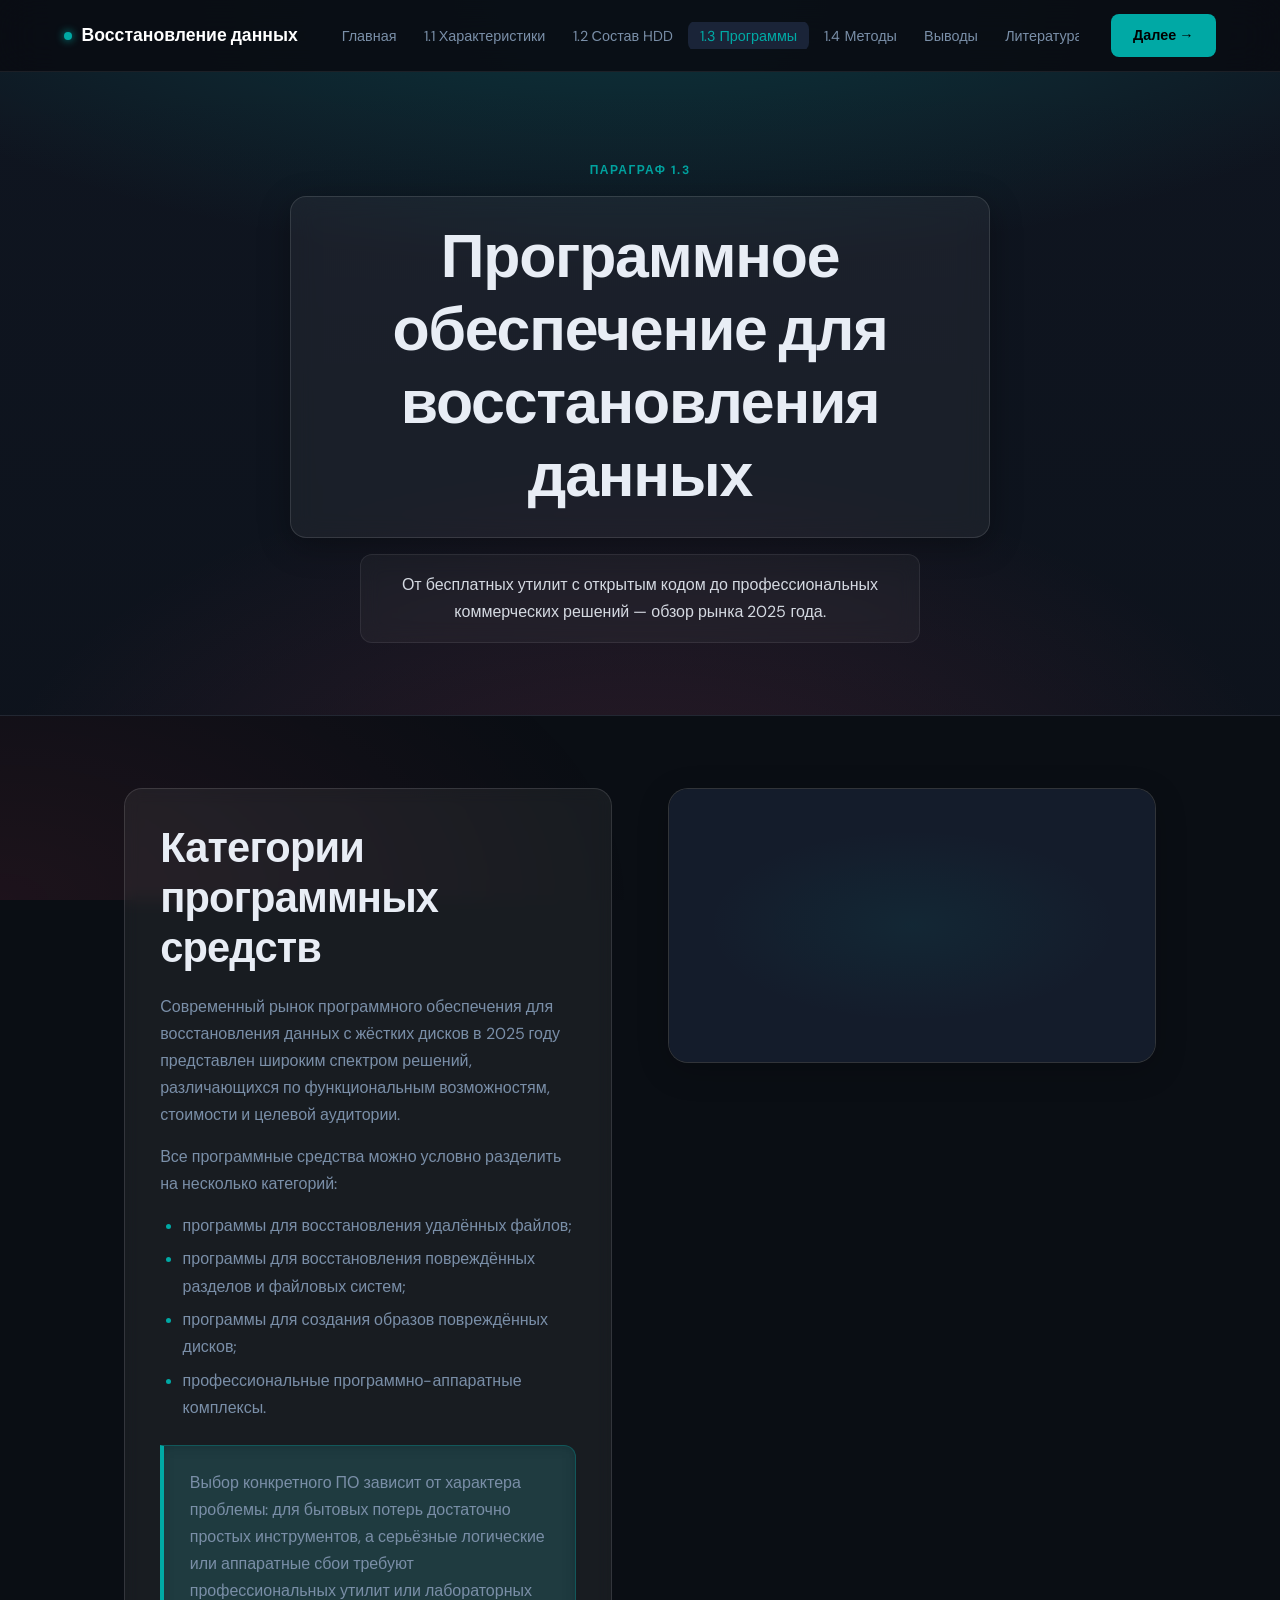
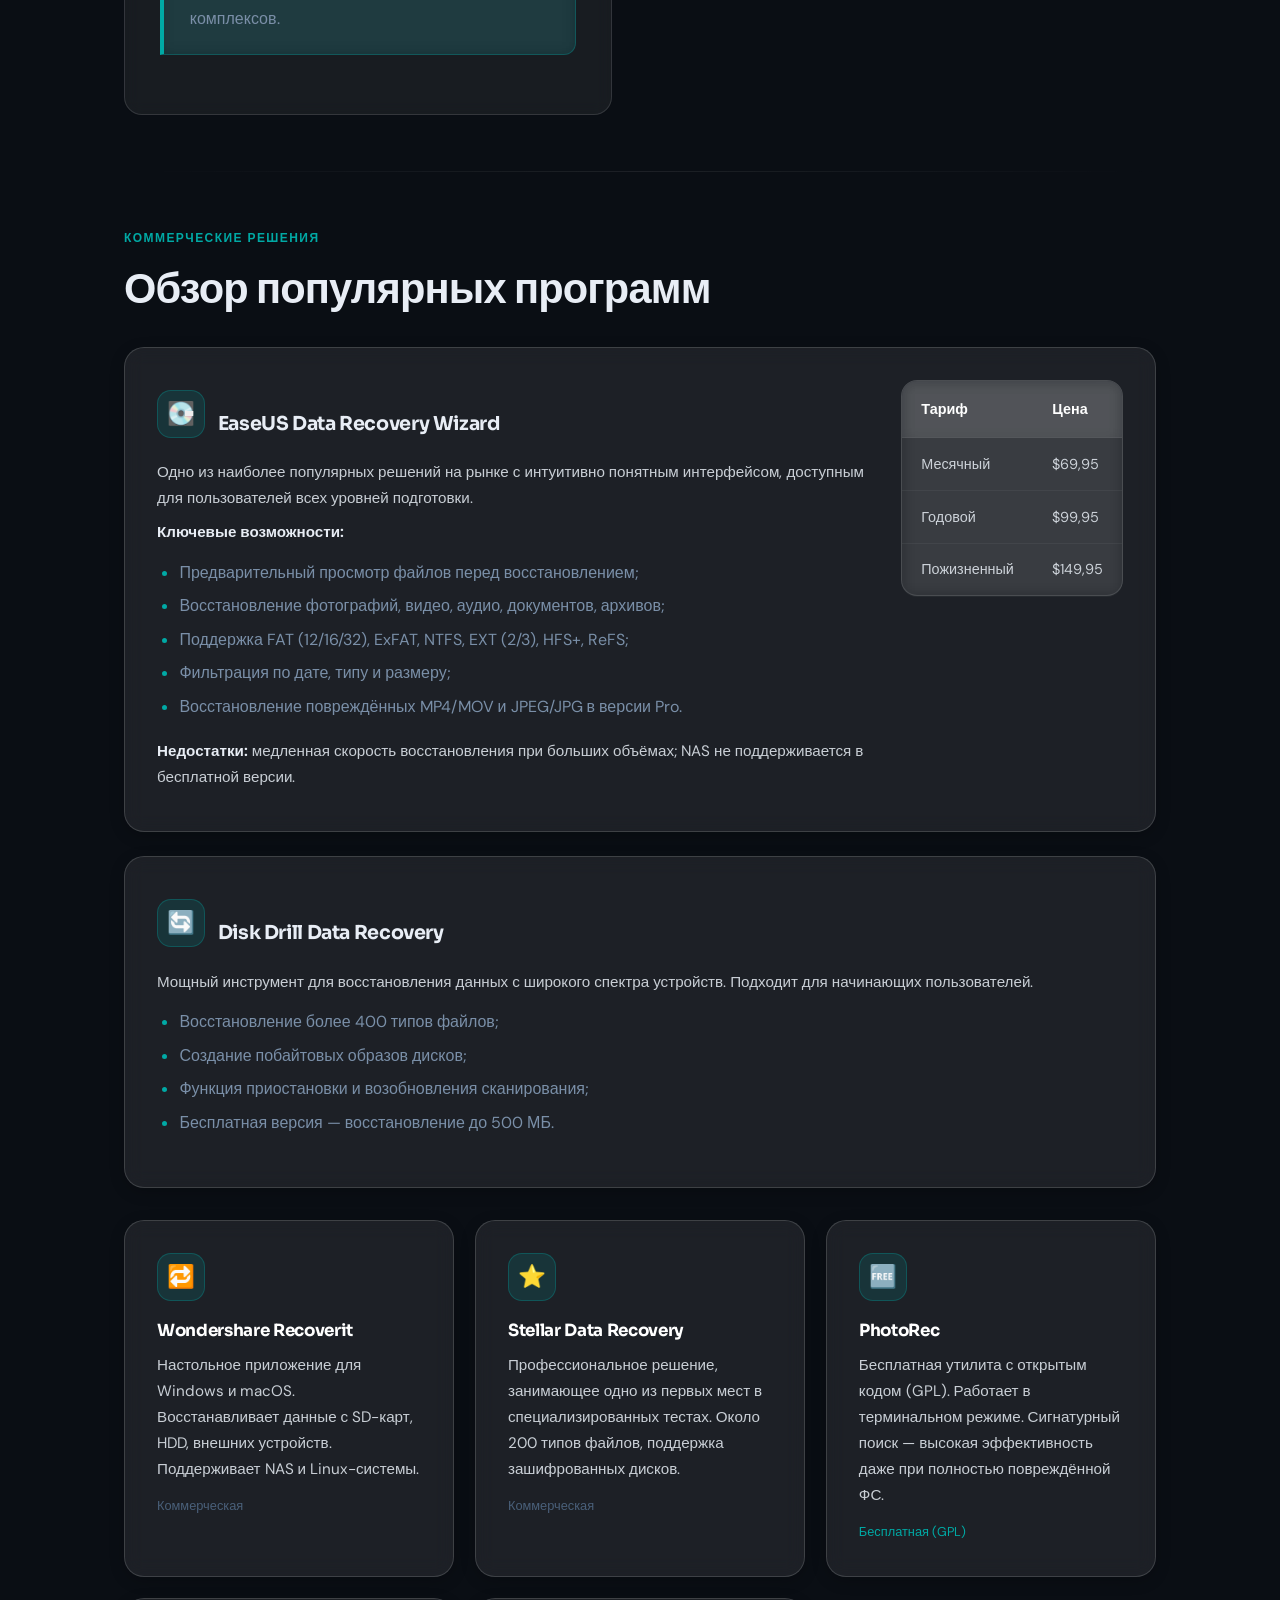
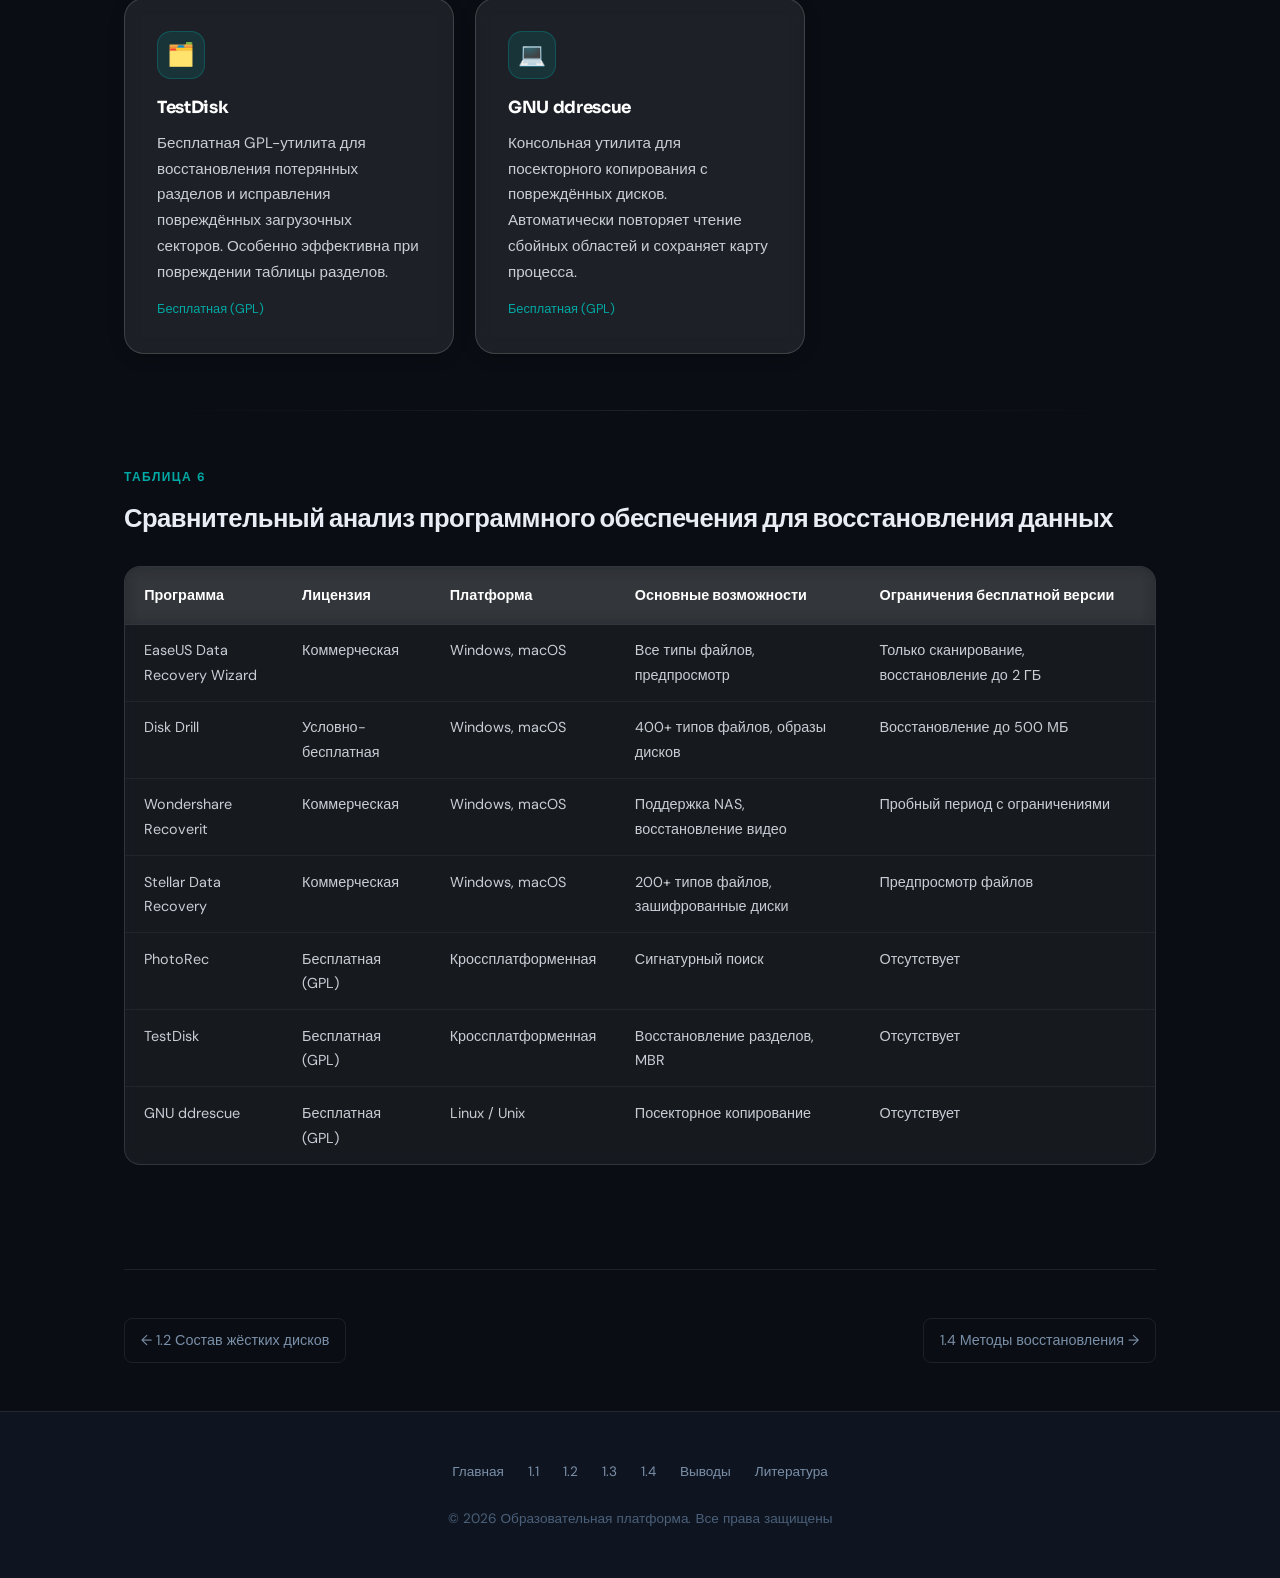
<file: 1-3.html>
﻿<!DOCTYPE html>
<html lang="ru">
<head>
  <meta charset="UTF-8" />
  <meta name="viewport" content="width=device-width, initial-scale=1.0" />
  <title>1.3 Программное обеспечение для восстановления данных</title>
  <link rel="preconnect" href="https://fonts.googleapis.com">
  <link rel="preconnect" href="https://fonts.gstatic.com" crossorigin>
  <link href="https://fonts.googleapis.com/css2?family=Sora:wght@400;600;700;800&family=DM+Sans:wght@400;500;600&family=JetBrains+Mono:wght@400;700&display=swap" rel="stylesheet">
  <link rel="stylesheet" href="css/style.css">
</head>
<body>

<nav>
  <a class="nav-logo" href="index.html"><span class="dot"></span>Восстановление данных</a>
  <ul class="nav-links">
    <li><a href="index.html">Главная</a></li>
    <li><a href="1-1.html">1.1 Характеристики</a></li>
    <li><a href="1-2.html">1.2 Состав HDD</a></li>
    <li><a href="1-3.html" class="active">1.3 Программы</a></li>
    <li><a href="1-4.html">1.4 Методы</a></li>
    <li><a href="conclusions.html">Выводы</a></li>
    <li><a href="references.html">Литература</a></li>
  </ul>
  <div class="nav-cta"><a href="1-4.html" class="btn btn-primary">Далее →</a></div>
</nav>

<main>
  <div class="page-header">
    <span class="label">Параграф 1.3</span>
    <h1>Программное обеспечение для восстановления данных</h1>
    <p>От бесплатных утилит с открытым кодом до профессиональных коммерческих решений — обзор рынка 2025 года.</p>
  </div>

  <section>
    <div class="container">

      <!-- INTRO + VIDEO -->
      <div class="content-grid">
        <div class="content-text prose">
          <h2>Категории программных средств</h2>
          <p>
            Современный рынок программного обеспечения для восстановления данных с жёстких дисков в 2025 году представлен широким спектром решений, различающихся по функциональным возможностям, стоимости и целевой аудитории.
          </p>
          <p>Все программные средства можно условно разделить на несколько категорий:</p>
          <ul>
            <li>программы для восстановления удалённых файлов;</li>
            <li>программы для восстановления повреждённых разделов и файловых систем;</li>
            <li>программы для создания образов повреждённых дисков;</li>
            <li>профессиональные программно-аппаратные комплексы.</li>
          </ul>
          <div class="highlight">
            <p>Выбор конкретного ПО зависит от характера проблемы: для бытовых потерь достаточно простых инструментов, а серьёзные логические или аппаратные сбои требуют профессиональных утилит или лабораторных комплексов.</p>
          </div>
        </div>
        <div>
          <div class="video-block" style="margin:0 0 2rem;">
            <div class="video-placeholder">
            <iframe src="https://rutube.ru/play/embed/3c716d9b249451c336fc1fc0329694c8/" width="100%" height="315" frameborder="0" allowfullscreen allow="clipboard-write; autoplay"></iframe>
            </div>
          </div>
        </div>
      </div>

      <div class="divider"></div>

      <!-- SOFTWARE CARDS -->
      <span class="label">Коммерческие решения</span>
      <h2 style="margin-bottom:2rem;">Обзор популярных программ</h2>

      <!-- EaseUS -->
      <div class="card" style="margin-bottom:1.5rem;">
        <div style="display:flex;align-items:flex-start;gap:1.5rem;flex-wrap:wrap;">
          <div style="flex:1;min-width:260px;" class="prose">
            <div style="display:flex;align-items:center;gap:.8rem;margin-bottom:.8rem;">
              <div class="card-icon" style="margin:0;">💽</div>
              <h3 style="color:var(--text);font-size:1.2rem;">EaseUS Data Recovery Wizard</h3>
            </div>
            <p>Одно из наиболее популярных решений на рынке с интуитивно понятным интерфейсом, доступным для пользователей всех уровней подготовки.</p>
            <p><strong>Ключевые возможности:</strong></p>
            <ul>
              <li>Предварительный просмотр файлов перед восстановлением;</li>
              <li>Восстановление фотографий, видео, аудио, документов, архивов;</li>
              <li>Поддержка FAT (12/16/32), ExFAT, NTFS, EXT (2/3), HFS+, ReFS;</li>
              <li>Фильтрация по дате, типу и размеру;</li>
              <li>Восстановление повреждённых MP4/MOV и JPEG/JPG в версии Pro.</li>
            </ul>
            <p><strong>Недостатки:</strong> медленная скорость восстановления при больших объёмах; NAS не поддерживается в бесплатной версии.</p>
          </div>
          <div style="flex-shrink:0;min-width:220px;">
            <div class="table-wrap" style="margin:0;">
              <table>
                <thead><tr><th>Тариф</th><th>Цена</th></tr></thead>
                <tbody>
                  <tr><td>Месячный</td><td>$69,95</td></tr>
                  <tr><td>Годовой</td><td>$99,95</td></tr>
                  <tr><td>Пожизненный</td><td>$149,95</td></tr>
                </tbody>
              </table>
            </div>
          </div>
        </div>
      </div>

      <!-- Disk Drill -->
      <div class="card" style="margin-bottom:1.5rem;">
        <div style="display:flex;align-items:flex-start;gap:1.5rem;flex-wrap:wrap;" class="prose">
          <div style="flex:1;min-width:260px;">
            <div style="display:flex;align-items:center;gap:.8rem;margin-bottom:.8rem;">
              <div class="card-icon" style="margin:0;">🔄</div>
              <h3 style="color:var(--text);font-size:1.2rem;">Disk Drill Data Recovery</h3>
            </div>
            <p>Мощный инструмент для восстановления данных с широкого спектра устройств. Подходит для начинающих пользователей.</p>
            <ul>
              <li>Восстановление более 400 типов файлов;</li>
              <li>Создание побайтовых образов дисков;</li>
              <li>Функция приостановки и возобновления сканирования;</li>
              <li>Бесплатная версия — восстановление до 500 МБ.</li>
            </ul>
          </div>
        </div>
      </div>

      <!-- Grid of 4 -->
      <div class="card-grid">
        <div class="card">
          <div class="card-icon">🔁</div>
          <h4>Wondershare Recoverit</h4>
          <p>Настольное приложение для Windows и macOS. Восстанавливает данные с SD-карт, HDD, внешних устройств. Поддерживает NAS и Linux-системы.</p>
          <span style="color:var(--text-dim);font-size:.8rem;">Коммерческая</span>
        </div>
        <div class="card">
          <div class="card-icon">⭐</div>
          <h4>Stellar Data Recovery</h4>
          <p>Профессиональное решение, занимающее одно из первых мест в специализированных тестах. Около 200 типов файлов, поддержка зашифрованных дисков.</p>
          <span style="color:var(--text-dim);font-size:.8rem;">Коммерческая</span>
        </div>
        <div class="card">
          <div class="card-icon">🆓</div>
          <h4>PhotoRec</h4>
          <p>Бесплатная утилита с открытым кодом (GPL). Работает в терминальном режиме. Сигнатурный поиск — высокая эффективность даже при полностью повреждённой ФС.</p>
          <span style="color:var(--accent);font-size:.8rem;">Бесплатная (GPL)</span>
        </div>
        <div class="card">
          <div class="card-icon">🗂️</div>
          <h4>TestDisk</h4>
          <p>Бесплатная GPL-утилита для восстановления потерянных разделов и исправления повреждённых загрузочных секторов. Особенно эффективна при повреждении таблицы разделов.</p>
          <span style="color:var(--accent);font-size:.8rem;">Бесплатная (GPL)</span>
        </div>
        <div class="card">
          <div class="card-icon">💻</div>
          <h4>GNU ddrescue</h4>
          <p>Консольная утилита для посекторного копирования с повреждённых дисков. Автоматически повторяет чтение сбойных областей и сохраняет карту процесса.</p>
          <span style="color:var(--accent);font-size:.8rem;">Бесплатная (GPL)</span>
        </div>
      </div>

      <div class="divider"></div>

      <!-- СРАВНИТЕЛЬНАЯ ТАБЛИЦА 6 -->
      <span class="label">Таблица 6</span>
      <h3 style="margin-bottom:1.5rem;color:var(--text);">Сравнительный анализ программного обеспечения для восстановления данных</h3>
      <div class="table-wrap">
        <table>
          <thead>
            <tr>
              <th>Программа</th>
              <th>Лицензия</th>
              <th>Платформа</th>
              <th>Основные возможности</th>
              <th>Ограничения бесплатной версии</th>
            </tr>
          </thead>
          <tbody>
            <tr>
              <td>EaseUS Data Recovery Wizard</td>
              <td>Коммерческая</td>
              <td>Windows, macOS</td>
              <td>Все типы файлов, предпросмотр</td>
              <td>Только сканирование, восстановление до 2 ГБ</td>
            </tr>
            <tr>
              <td>Disk Drill</td>
              <td>Условно-бесплатная</td>
              <td>Windows, macOS</td>
              <td>400+ типов файлов, образы дисков</td>
              <td>Восстановление до 500 МБ</td>
            </tr>
            <tr>
              <td>Wondershare Recoverit</td>
              <td>Коммерческая</td>
              <td>Windows, macOS</td>
              <td>Поддержка NAS, восстановление видео</td>
              <td>Пробный период с ограничениями</td>
            </tr>
            <tr>
              <td>Stellar Data Recovery</td>
              <td>Коммерческая</td>
              <td>Windows, macOS</td>
              <td>200+ типов файлов, зашифрованные диски</td>
              <td>Предпросмотр файлов</td>
            </tr>
            <tr>
              <td>PhotoRec</td>
              <td>Бесплатная (GPL)</td>
              <td>Кроссплатформенная</td>
              <td>Сигнатурный поиск</td>
              <td>Отсутствует</td>
            </tr>
            <tr>
              <td>TestDisk</td>
              <td>Бесплатная (GPL)</td>
              <td>Кроссплатформенная</td>
              <td>Восстановление разделов, MBR</td>
              <td>Отсутствует</td>
            </tr>
            <tr>
              <td>GNU ddrescue</td>
              <td>Бесплатная (GPL)</td>
              <td>Linux / Unix</td>
              <td>Посекторное копирование</td>
              <td>Отсутствует</td>
            </tr>
          </tbody>
        </table>
      </div>
    </div>
  </section>
</main>

<div class="container">
  <div class="page-nav">
    <a href="1-2.html">← 1.2 Состав жёстких дисков</a>
    <a href="1-4.html">1.4 Методы восстановления →</a>
  </div>
</div>

<footer>
  <div class="footer-links">
    <a href="index.html">Главная</a>
    <a href="1-1.html">1.1</a><a href="1-2.html">1.2</a>
    <a href="1-3.html">1.3</a><a href="1-4.html">1.4</a>
    <a href="conclusions.html">Выводы</a><a href="references.html">Литература</a>
  </div>
  <p>© 2026 Образовательная платформа. Все права защищены</p>
</footer>
</body>
</html>
</file>
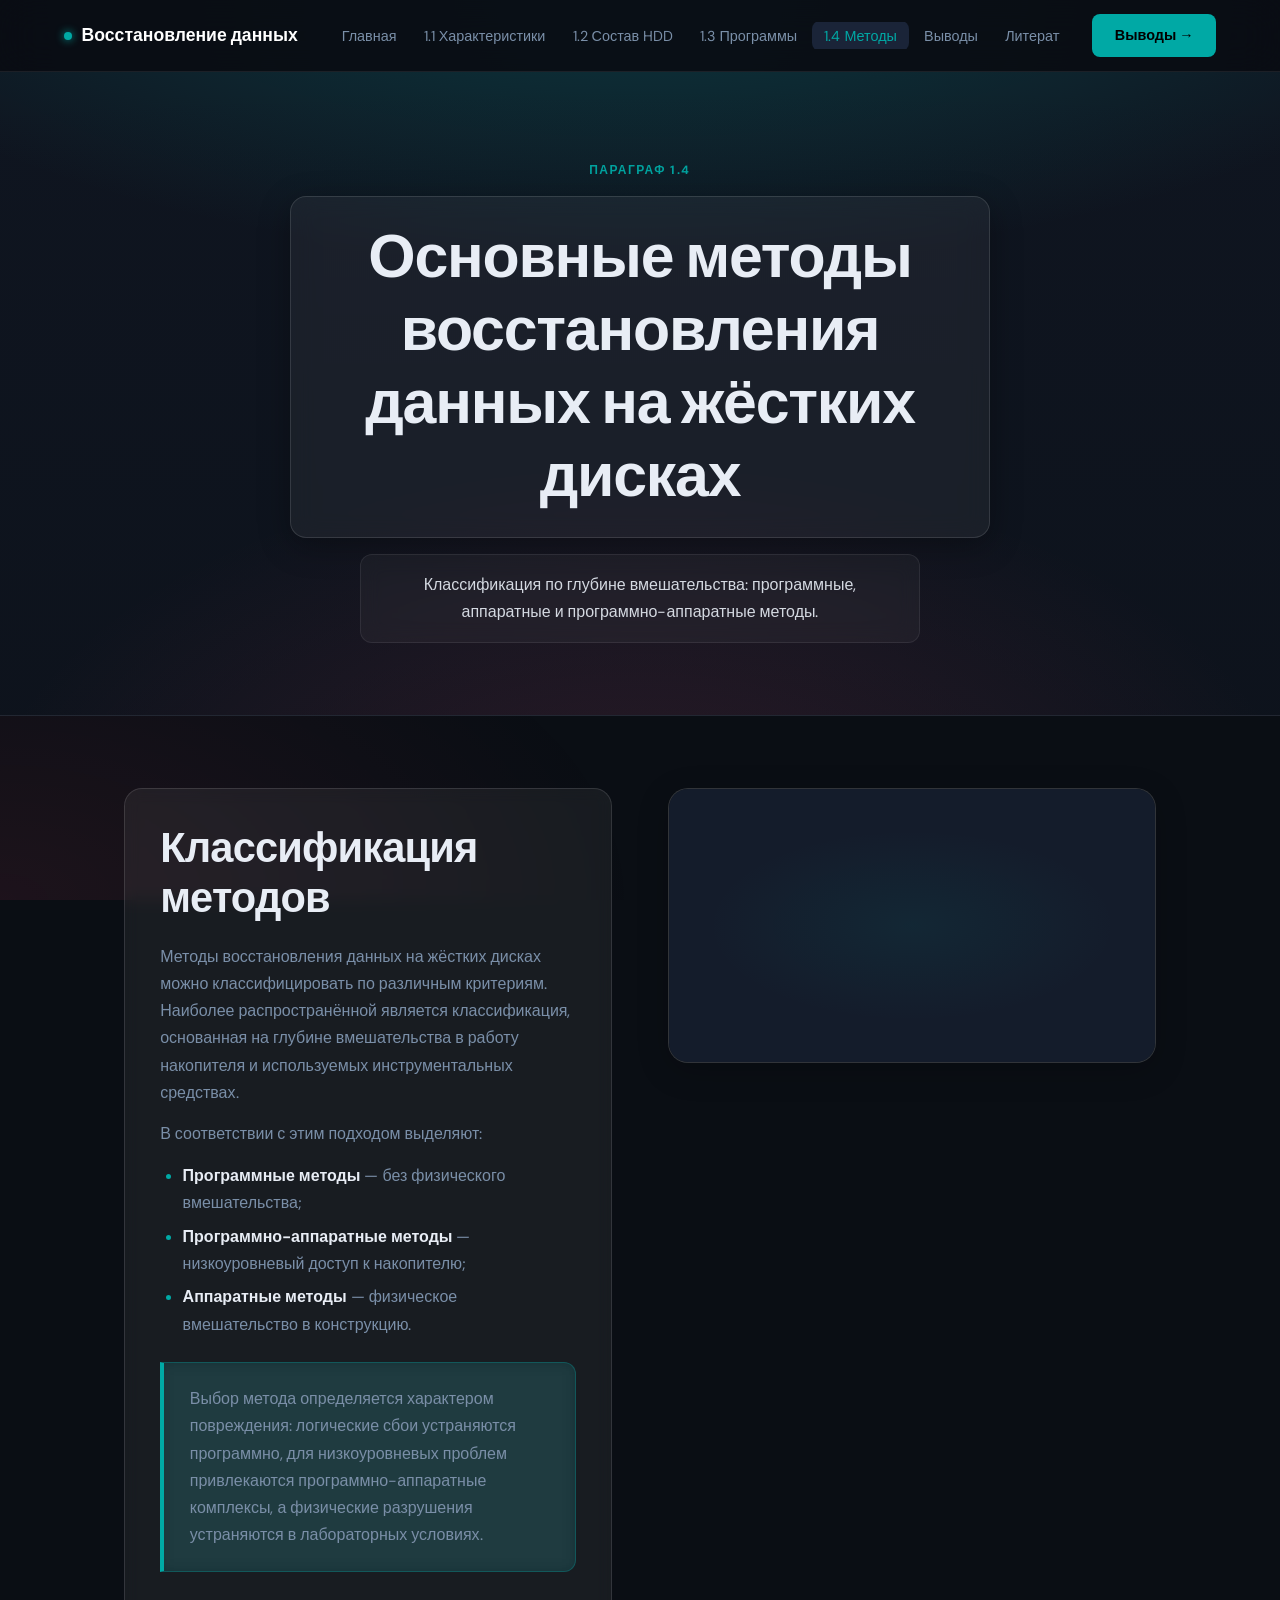
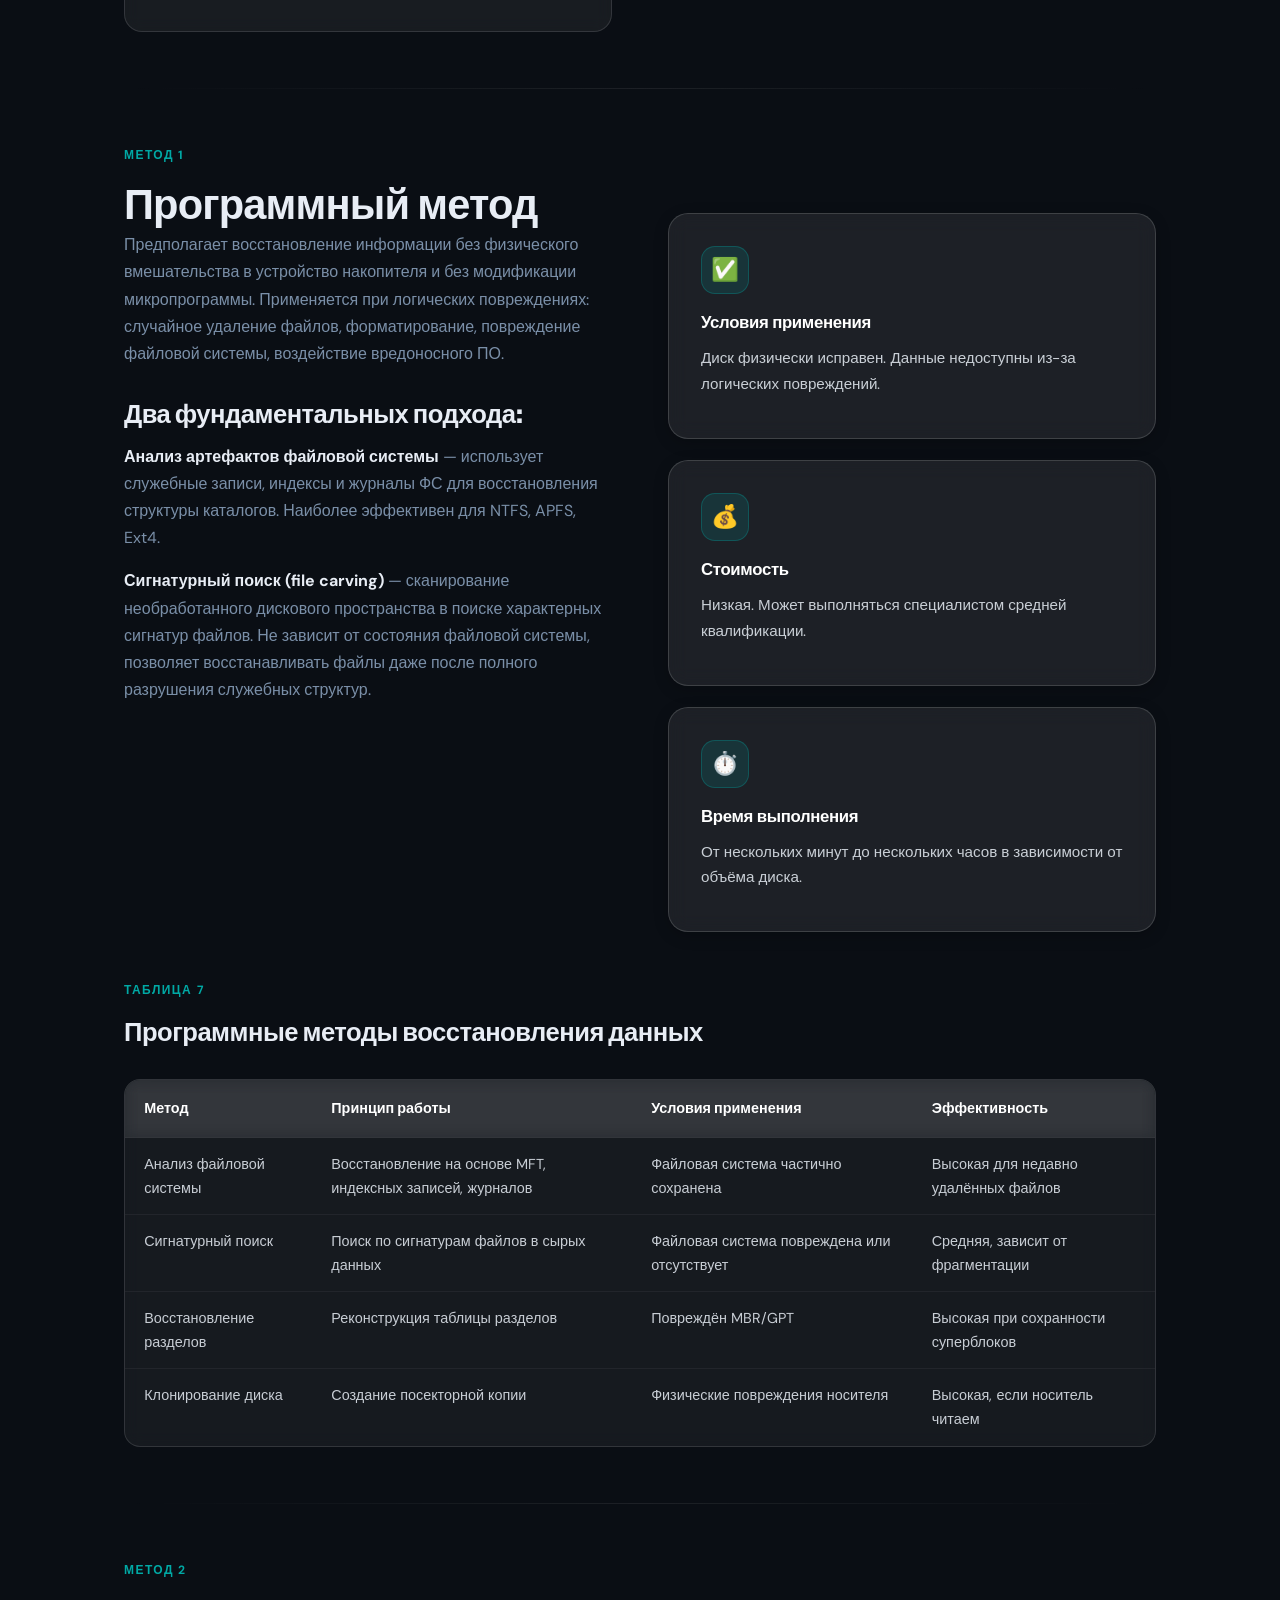
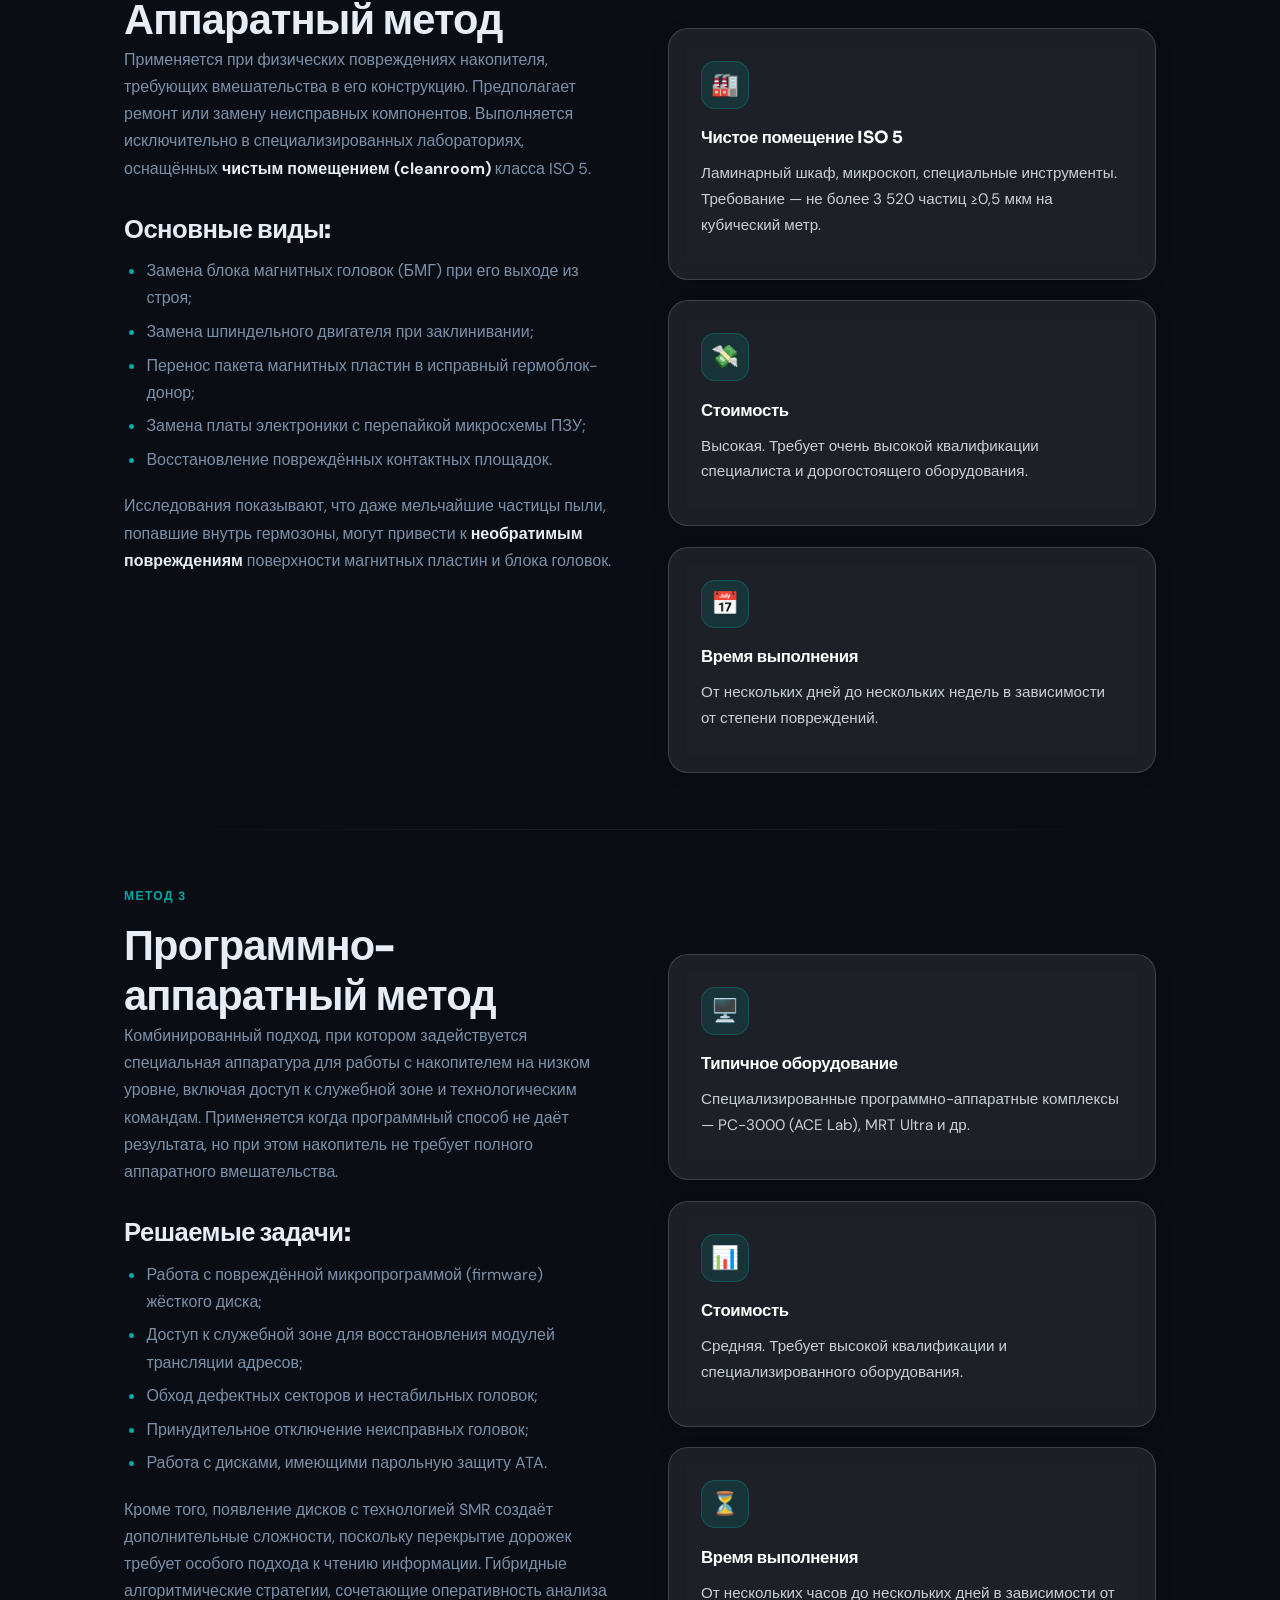
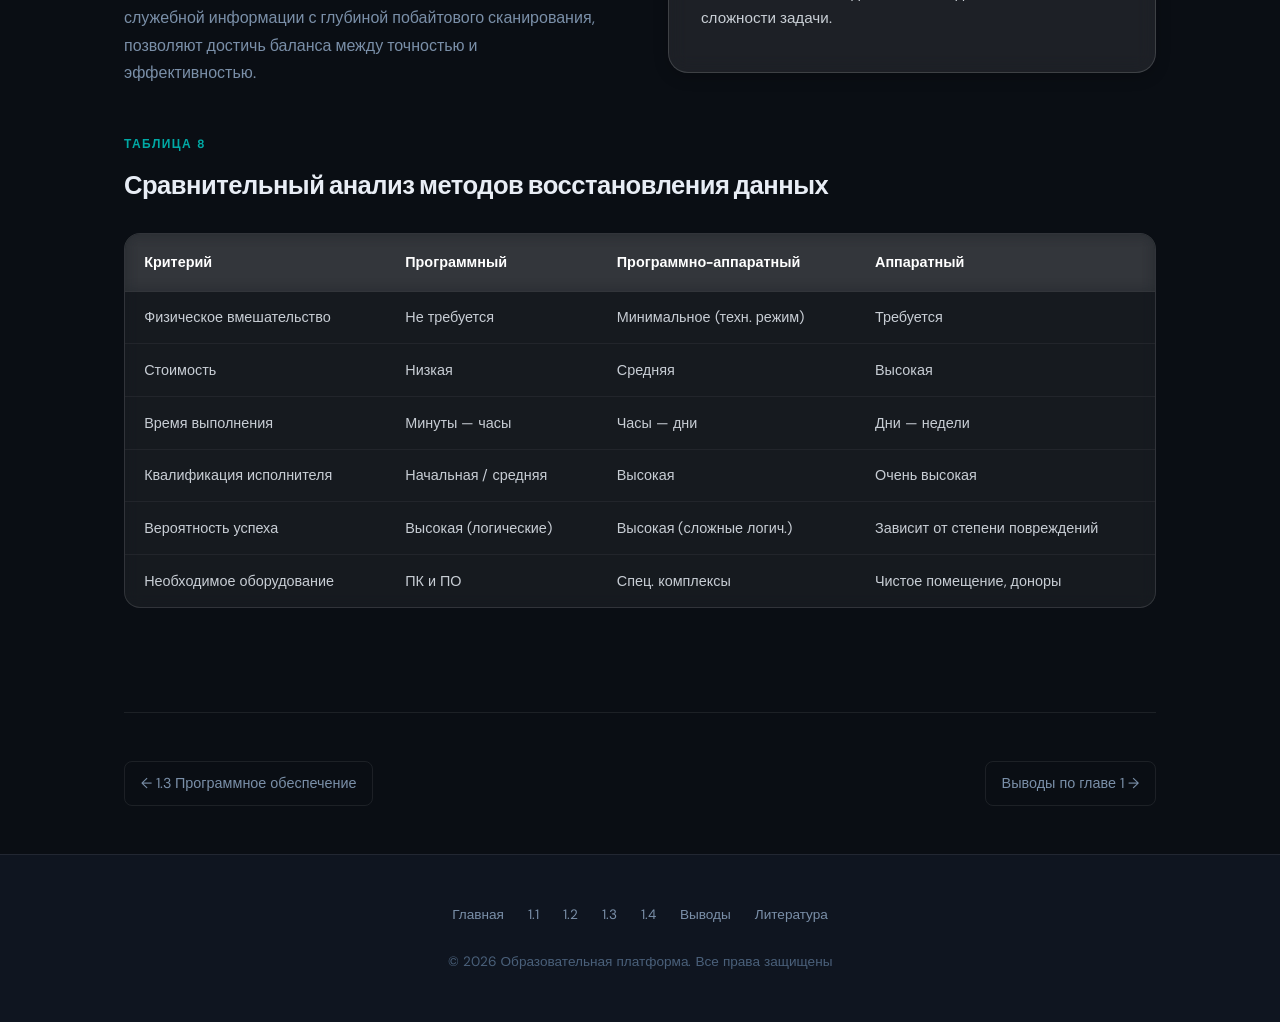
<file: 1-4.html>
﻿<!DOCTYPE html>
<html lang="ru">
<head>
  <meta charset="UTF-8" />
  <meta name="viewport" content="width=device-width, initial-scale=1.0" />
  <title>1.4 Методы восстановления данных на жёстких дисках</title>
  <link rel="preconnect" href="https://fonts.googleapis.com">
  <link rel="preconnect" href="https://fonts.gstatic.com" crossorigin>
  <link href="https://fonts.googleapis.com/css2?family=Sora:wght@400;600;700;800&family=DM+Sans:wght@400;500;600&family=JetBrains+Mono:wght@400;700&display=swap" rel="stylesheet">
  <link rel="stylesheet" href="css/style.css">
</head>
<body>

<nav>
  <a class="nav-logo" href="index.html"><span class="dot"></span>Восстановление данных</a>
  <ul class="nav-links">
    <li><a href="index.html">Главная</a></li>
    <li><a href="1-1.html">1.1 Характеристики</a></li>
    <li><a href="1-2.html">1.2 Состав HDD</a></li>
    <li><a href="1-3.html">1.3 Программы</a></li>
    <li><a href="1-4.html" class="active">1.4 Методы</a></li>
    <li><a href="conclusions.html">Выводы</a></li>
    <li><a href="references.html">Литература</a></li>
  </ul>
  <div class="nav-cta"><a href="conclusions.html" class="btn btn-primary">Выводы →</a></div>
</nav>

<main>
  <div class="page-header">
    <span class="label">Параграф 1.4</span>
    <h1>Основные методы восстановления данных на жёстких дисках</h1>
    <p>Классификация по глубине вмешательства: программные, аппаратные и программно-аппаратные методы.</p>
  </div>

  <section>
    <div class="container">

      <!-- INTRO + VIDEO -->
      <div class="content-grid">
        <div class="content-text prose">
          <h2>Классификация методов</h2>
          <p>
            Методы восстановления данных на жёстких дисках можно классифицировать по различным критериям. Наиболее распространённой является классификация, основанная на глубине вмешательства в работу накопителя и используемых инструментальных средствах.
          </p>
          <p>В соответствии с этим подходом выделяют:</p>
          <ul>
            <li><strong>Программные методы</strong> — без физического вмешательства;</li>
            <li><strong>Программно-аппаратные методы</strong> — низкоуровневый доступ к накопителю;</li>
            <li><strong>Аппаратные методы</strong> — физическое вмешательство в конструкцию.</li>
          </ul>
          <div class="highlight">
            <p>Выбор метода определяется характером повреждения: логические сбои устраняются программно, для низкоуровневых проблем привлекаются программно-аппаратные комплексы, а физические разрушения устраняются в лабораторных условиях.</p>
          </div>
        </div>
        <div>
          <div class="video-block" style="margin:0 0 2rem;">
            <div class="video-placeholder">
            <iframe src="https://rutube.ru/play/embed/1b300b2e2c991fcad086314a79980ac4/" width="100%" height="315" frameborder="0" allowfullscreen allow="clipboard-write; autoplay"></iframe>
            </div>
          </div>
        </div>
      </div>

      <div class="divider"></div>

      <!-- METHOD 1: SOFTWARE -->
      <span class="label">Метод 1</span>
      <div class="content-grid" style="margin-bottom:3rem;">
        <div class="prose">
          <h2>Программный метод</h2>
          <p>
            Предполагает восстановление информации без физического вмешательства в устройство накопителя и без модификации микропрограммы. Применяется при логических повреждениях: случайное удаление файлов, форматирование, повреждение файловой системы, воздействие вредоносного ПО.
          </p>
          <h3>Два фундаментальных подхода:</h3>
          <p>
            <strong>Анализ артефактов файловой системы</strong> — использует служебные записи, индексы и журналы ФС для восстановления структуры каталогов. Наиболее эффективен для NTFS, APFS, Ext4.
          </p>
          <p>
            <strong>Сигнатурный поиск (file carving)</strong> — сканирование необработанного дискового пространства в поиске характерных сигнатур файлов. Не зависит от состояния файловой системы, позволяет восстанавливать файлы даже после полного разрушения служебных структур.
          </p>
        </div>
        <div class="card-grid" style="grid-template-columns:1fr;align-content:start;">
          <div class="card">
            <div class="card-icon">✅</div>
            <h4>Условия применения</h4>
            <p>Диск физически исправен. Данные недоступны из-за логических повреждений.</p>
          </div>
          <div class="card">
            <div class="card-icon">💰</div>
            <h4>Стоимость</h4>
            <p>Низкая. Может выполняться специалистом средней квалификации.</p>
          </div>
          <div class="card">
            <div class="card-icon">⏱️</div>
            <h4>Время выполнения</h4>
            <p>От нескольких минут до нескольких часов в зависимости от объёма диска.</p>
          </div>
        </div>
      </div>

      <!-- TABLE 7 -->
      <span class="label">Таблица 7</span>
      <h3 style="margin-bottom:1.5rem;color:var(--text);">Программные методы восстановления данных</h3>
      <div class="table-wrap" style="margin-bottom:3rem;">
        <table>
          <thead>
            <tr>
              <th>Метод</th>
              <th>Принцип работы</th>
              <th>Условия применения</th>
              <th>Эффективность</th>
            </tr>
          </thead>
          <tbody>
            <tr>
              <td>Анализ файловой системы</td>
              <td>Восстановление на основе MFT, индексных записей, журналов</td>
              <td>Файловая система частично сохранена</td>
              <td>Высокая для недавно удалённых файлов</td>
            </tr>
            <tr>
              <td>Сигнатурный поиск</td>
              <td>Поиск по сигнатурам файлов в сырых данных</td>
              <td>Файловая система повреждена или отсутствует</td>
              <td>Средняя, зависит от фрагментации</td>
            </tr>
            <tr>
              <td>Восстановление разделов</td>
              <td>Реконструкция таблицы разделов</td>
              <td>Повреждён MBR/GPT</td>
              <td>Высокая при сохранности суперблоков</td>
            </tr>
            <tr>
              <td>Клонирование диска</td>
              <td>Создание посекторной копии</td>
              <td>Физические повреждения носителя</td>
              <td>Высокая, если носитель читаем</td>
            </tr>
          </tbody>
        </table>
      </div>

      <div class="divider"></div>

      <!-- METHOD 2: HARDWARE -->
      <span class="label">Метод 2</span>
      <div class="content-grid" style="margin-bottom:3rem;">
        <div class="prose">
          <h2>Аппаратный метод</h2>
          <p>
            Применяется при физических повреждениях накопителя, требующих вмешательства в его конструкцию. Предполагает ремонт или замену неисправных компонентов. Выполняется исключительно в специализированных лабораториях, оснащённых <strong>чистым помещением (cleanroom)</strong> класса ISO 5.
          </p>
          <h3>Основные виды:</h3>
          <ul>
            <li>Замена блока магнитных головок (БМГ) при его выходе из строя;</li>
            <li>Замена шпиндельного двигателя при заклинивании;</li>
            <li>Перенос пакета магнитных пластин в исправный гермоблок-донор;</li>
            <li>Замена платы электроники с перепайкой микросхемы ПЗУ;</li>
            <li>Восстановление повреждённых контактных площадок.</li>
          </ul>
          <p>
            Исследования показывают, что даже мельчайшие частицы пыли, попавшие внутрь гермозоны, могут привести к <strong>необратимым повреждениям</strong> поверхности магнитных пластин и блока головок.
          </p>
        </div>
        <div class="card-grid" style="grid-template-columns:1fr;align-content:start;">
          <div class="card">
            <div class="card-icon">🏭</div>
            <h4>Чистое помещение ISO 5</h4>
            <p>Ламинарный шкаф, микроскоп, специальные инструменты. Требование — не более 3 520 частиц ≥0,5 мкм на кубический метр.</p>
          </div>
          <div class="card">
            <div class="card-icon">💸</div>
            <h4>Стоимость</h4>
            <p>Высокая. Требует очень высокой квалификации специалиста и дорогостоящего оборудования.</p>
          </div>
          <div class="card">
            <div class="card-icon">📅</div>
            <h4>Время выполнения</h4>
            <p>От нескольких дней до нескольких недель в зависимости от степени повреждений.</p>
          </div>
        </div>
      </div>

      <div class="divider"></div>

      <!-- METHOD 3: HARDWARE-SOFTWARE -->
      <span class="label">Метод 3</span>
      <div class="content-grid" style="margin-bottom:3rem;">
        <div class="prose">
          <h2>Программно-аппаратный метод</h2>
          <p>
            Комбинированный подход, при котором задействуется специальная аппаратура для работы с накопителем на низком уровне, включая доступ к служебной зоне и технологическим командам. Применяется когда программный способ не даёт результата, но при этом накопитель не требует полного аппаратного вмешательства.
          </p>
          <h3>Решаемые задачи:</h3>
          <ul>
            <li>Работа с повреждённой микропрограммой (firmware) жёсткого диска;</li>
            <li>Доступ к служебной зоне для восстановления модулей трансляции адресов;</li>
            <li>Обход дефектных секторов и нестабильных головок;</li>
            <li>Принудительное отключение неисправных головок;</li>
            <li>Работа с дисками, имеющими парольную защиту ATA.</li>
          </ul>
          <p>
            Кроме того, появление дисков с технологией SMR создаёт дополнительные сложности, поскольку перекрытие дорожек требует особого подхода к чтению информации. Гибридные алгоритмические стратегии, сочетающие оперативность анализа служебной информации с глубиной побайтового сканирования, позволяют достичь баланса между точностью и эффективностью.
          </p>
        </div>
        <div class="card-grid" style="grid-template-columns:1fr;align-content:start;">
          <div class="card">
            <div class="card-icon">🖥️</div>
            <h4>Типичное оборудование</h4>
            <p>Специализированные программно-аппаратные комплексы — PC-3000 (ACE Lab), MRT Ultra и др.</p>
          </div>
          <div class="card">
            <div class="card-icon">📊</div>
            <h4>Стоимость</h4>
            <p>Средняя. Требует высокой квалификации и специализированного оборудования.</p>
          </div>
          <div class="card">
            <div class="card-icon">⏳</div>
            <h4>Время выполнения</h4>
            <p>От нескольких часов до нескольких дней в зависимости от сложности задачи.</p>
          </div>
        </div>
      </div>

      <!-- TABLE 8 -->
      <span class="label">Таблица 8</span>
      <h3 style="margin-bottom:1.5rem;color:var(--text);">Сравнительный анализ методов восстановления данных</h3>
      <div class="table-wrap">
        <table>
          <thead>
            <tr>
              <th>Критерий</th>
              <th>Программный</th>
              <th>Программно-аппаратный</th>
              <th>Аппаратный</th>
            </tr>
          </thead>
          <tbody>
            <tr>
              <td>Физическое вмешательство</td>
              <td>Не требуется</td>
              <td>Минимальное (техн. режим)</td>
              <td>Требуется</td>
            </tr>
            <tr>
              <td>Стоимость</td>
              <td>Низкая</td>
              <td>Средняя</td>
              <td>Высокая</td>
            </tr>
            <tr>
              <td>Время выполнения</td>
              <td>Минуты — часы</td>
              <td>Часы — дни</td>
              <td>Дни — недели</td>
            </tr>
            <tr>
              <td>Квалификация исполнителя</td>
              <td>Начальная / средняя</td>
              <td>Высокая</td>
              <td>Очень высокая</td>
            </tr>
            <tr>
              <td>Вероятность успеха</td>
              <td>Высокая (логические)</td>
              <td>Высокая (сложные логич.)</td>
              <td>Зависит от степени повреждений</td>
            </tr>
            <tr>
              <td>Необходимое оборудование</td>
              <td>ПК и ПО</td>
              <td>Спец. комплексы</td>
              <td>Чистое помещение, доноры</td>
            </tr>
          </tbody>
        </table>
      </div>
    </div>
  </section>
</main>

<div class="container">
  <div class="page-nav">
    <a href="1-3.html">← 1.3 Программное обеспечение</a>
    <a href="conclusions.html">Выводы по главе 1 →</a>
  </div>
</div>

<footer>
  <div class="footer-links">
    <a href="index.html">Главная</a>
    <a href="1-1.html">1.1</a><a href="1-2.html">1.2</a>
    <a href="1-3.html">1.3</a><a href="1-4.html">1.4</a>
    <a href="conclusions.html">Выводы</a><a href="references.html">Литература</a>
  </div>
  <p>© 2026 Образовательная платформа. Все права защищены</p>
</footer>
</body>
</html>
</file>
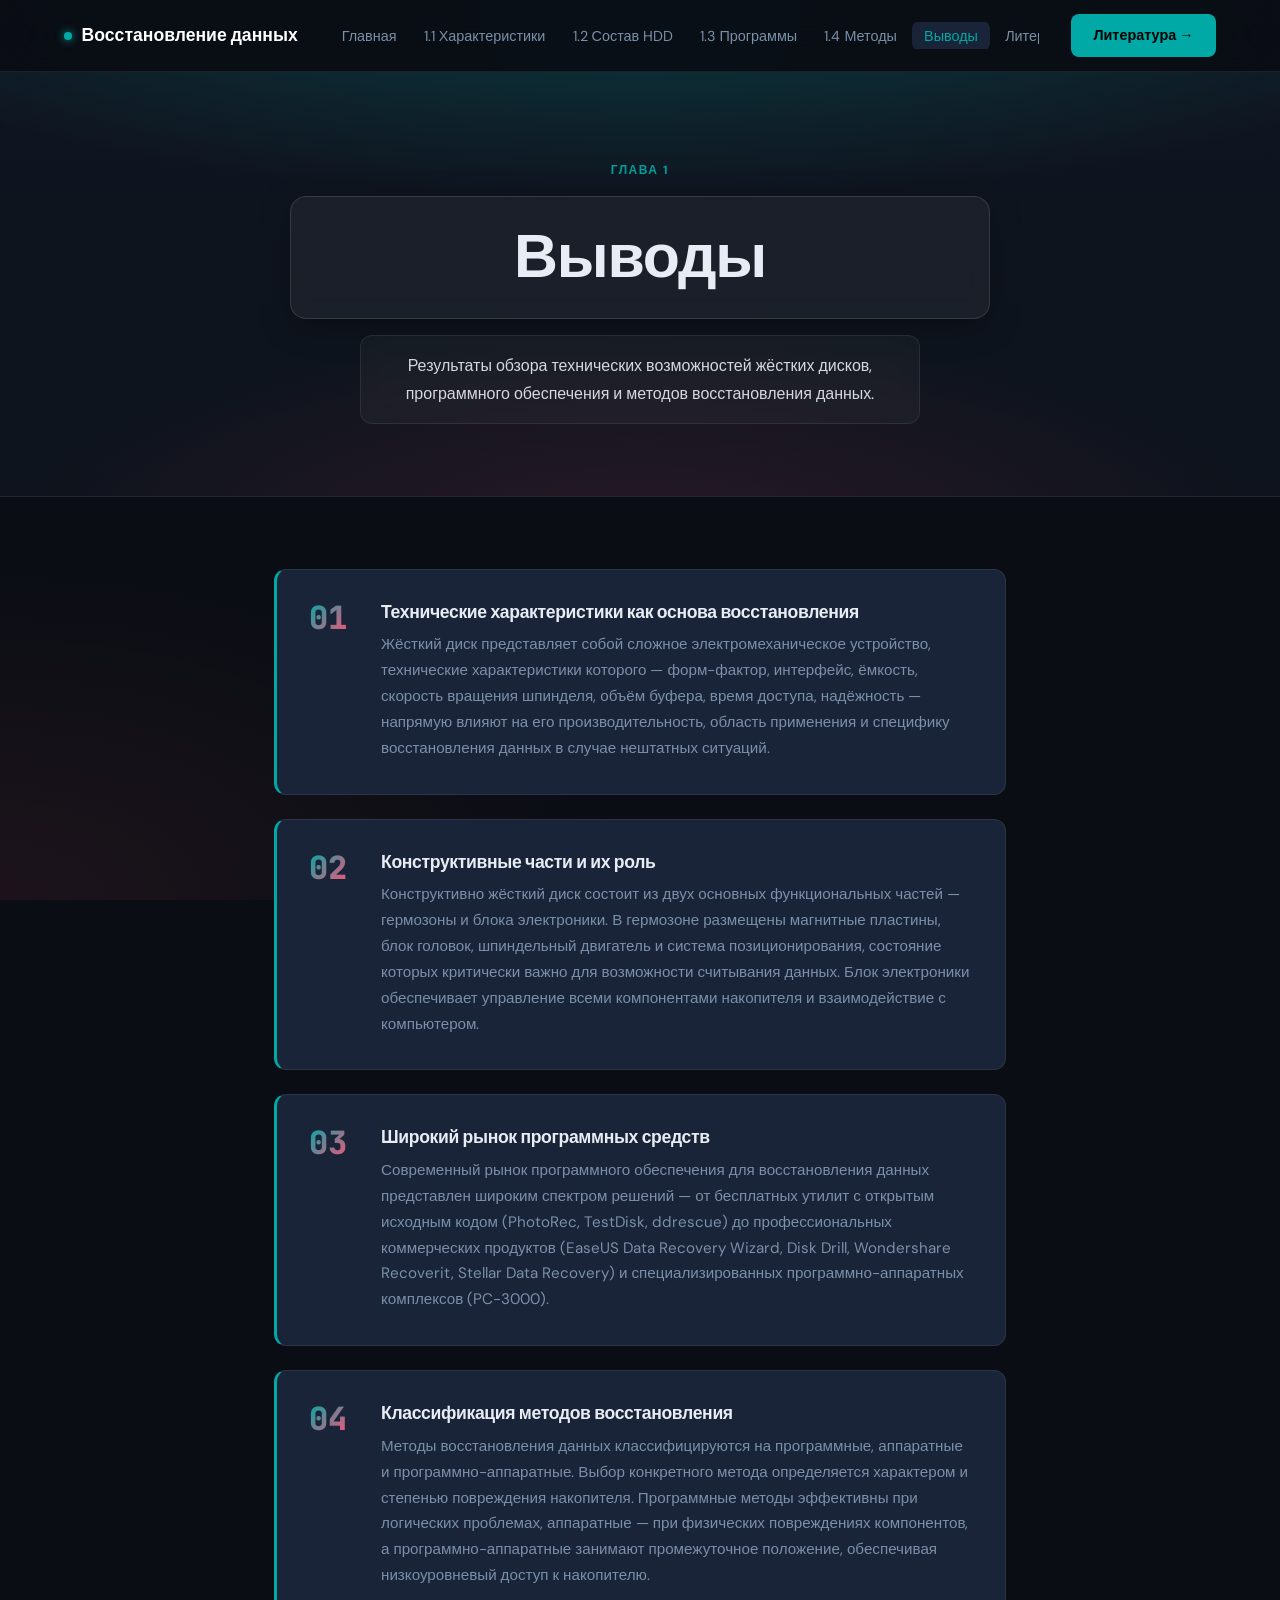
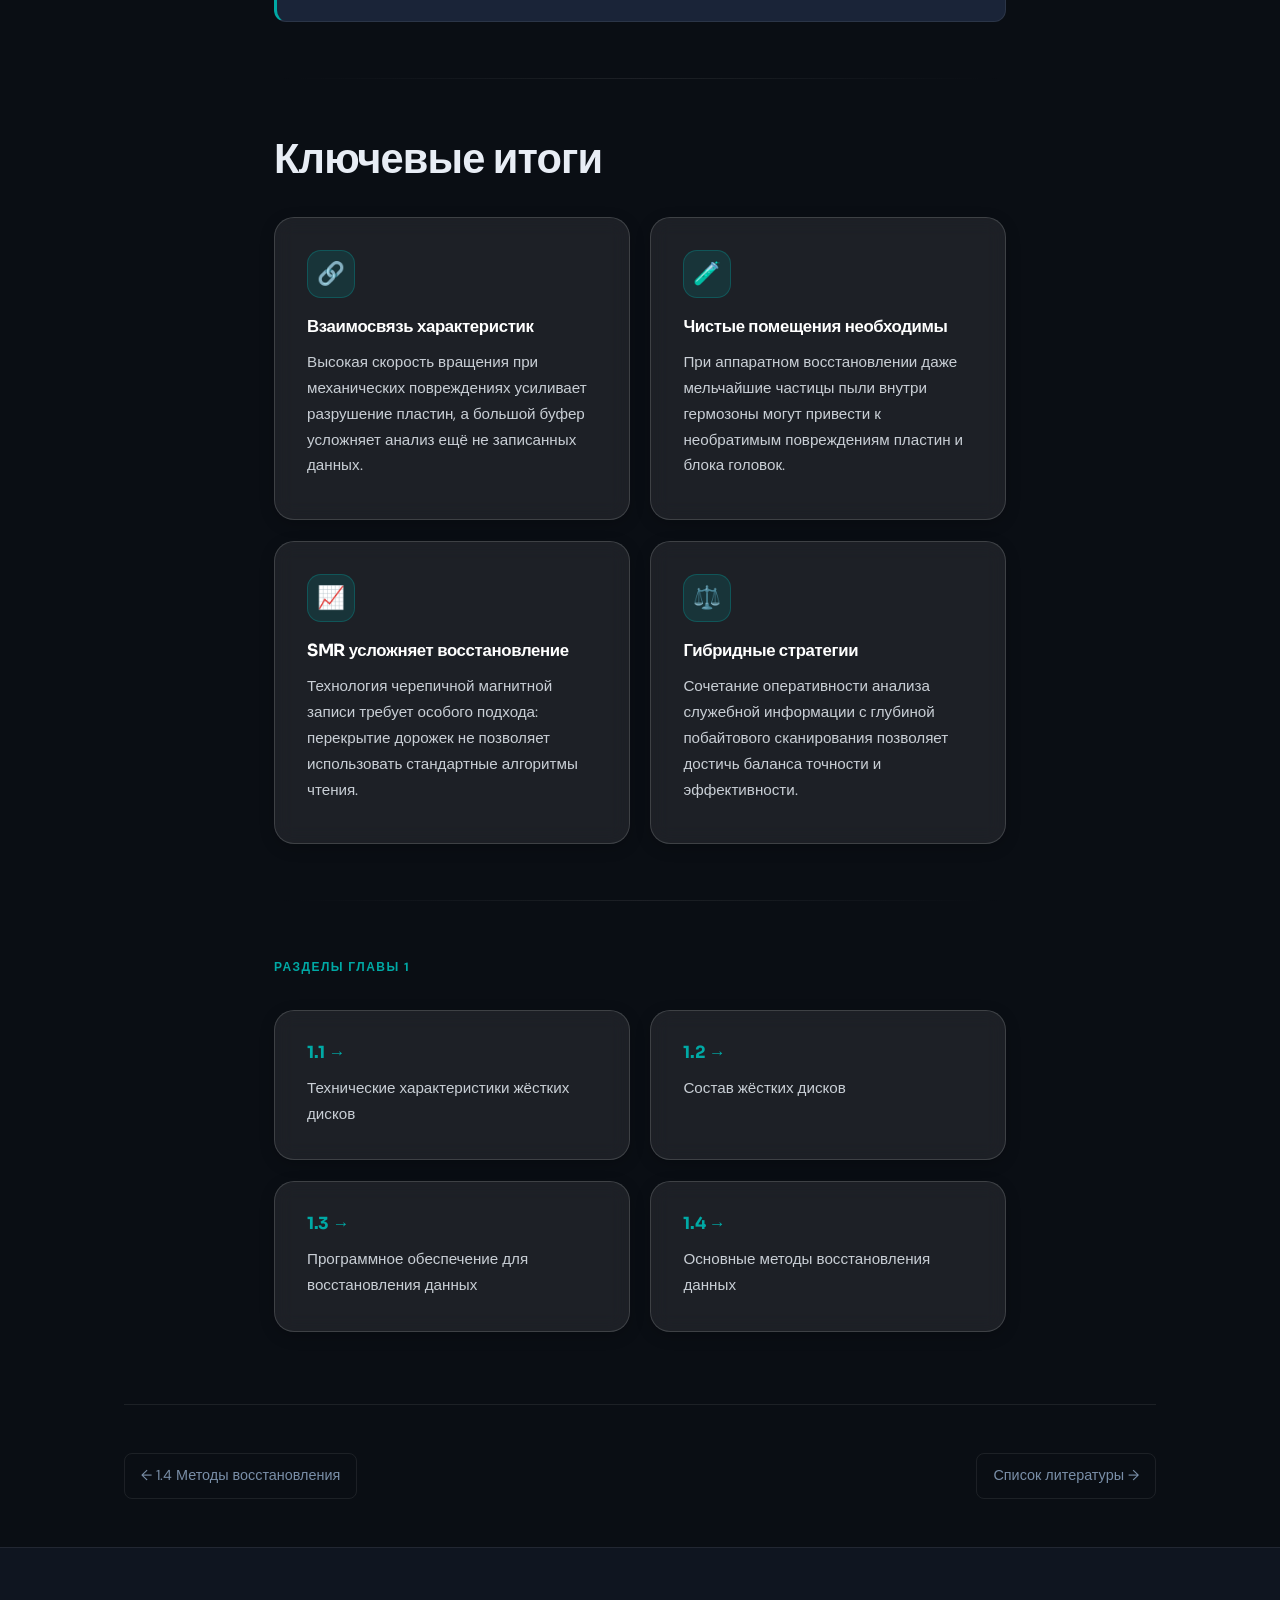
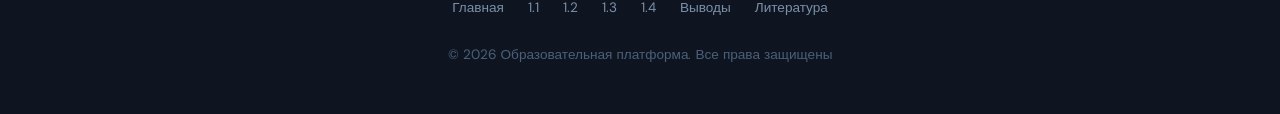
<file: conclusions.html>
﻿<!DOCTYPE html>
<html lang="ru">
<head>
  <meta charset="UTF-8" />
  <meta name="viewport" content="width=device-width, initial-scale=1.0" />
  <title>Выводы</title>
  <link rel="preconnect" href="https://fonts.googleapis.com">
  <link rel="preconnect" href="https://fonts.gstatic.com" crossorigin>
  <link href="https://fonts.googleapis.com/css2?family=Sora:wght@400;600;700;800&family=DM+Sans:wght@400;500;600&family=JetBrains+Mono:wght@400;700&display=swap" rel="stylesheet">
  <link rel="stylesheet" href="css/style.css">
  <style>
    .conclusion-block {
      display: flex;
      gap: 2rem;
      align-items: flex-start;
      padding: 2rem;
      background: var(--surface);
      border: 1px solid var(--border);
      border-left: 3px solid var(--accent);
      border-radius: var(--radius);
      margin-bottom: 1.5rem;
      transition: border-color .2s, transform .2s;
    }
    .conclusion-block:hover {
      border-left-color: var(--accent2);
      transform: translateX(4px);
    }
    .conclusion-num {
      flex-shrink: 0;
      font-family: var(--font-mono);
      font-size: 2rem;
      font-weight: 800;
      background: var(--gradient);
      -webkit-background-clip: text;
      -webkit-text-fill-color: transparent;
      background-clip: text;
      line-height: 1;
      min-width: 2.5rem;
    }
    .conclusion-body h3 {
      color: var(--text);
      font-size: 1.1rem;
      margin-bottom: .6rem;
    }
    .conclusion-body p {
      color: var(--text-muted);
      margin: 0;
      font-size: .95rem;
    }
  </style>
</head>
<body>

<nav>
  <a class="nav-logo" href="index.html"><span class="dot"></span>Восстановление данных</a>
  <ul class="nav-links">
    <li><a href="index.html">Главная</a></li>
    <li><a href="1-1.html">1.1 Характеристики</a></li>
    <li><a href="1-2.html">1.2 Состав HDD</a></li>
    <li><a href="1-3.html">1.3 Программы</a></li>
    <li><a href="1-4.html">1.4 Методы</a></li>
    <li><a href="conclusions.html" class="active">Выводы</a></li>
    <li><a href="references.html">Литература</a></li>
  </ul>
  <div class="nav-cta"><a href="references.html" class="btn btn-primary">Литература →</a></div>
</nav>

<main>
  <div class="page-header">
    <span class="label">Глава 1</span>
    <h1>Выводы</h1>
    <p>Результаты обзора технических возможностей жёстких дисков, программного обеспечения и методов восстановления данных.</p>
  </div>

  <section>
    <div class="container" style="max-width:860px;">

      <div class="conclusion-block fade-up">
        <div class="conclusion-num">01</div>
        <div class="conclusion-body">
          <h3>Технические характеристики как основа восстановления</h3>
          <p>
            Жёсткий диск представляет собой сложное электромеханическое устройство, технические характеристики которого — форм-фактор, интерфейс, ёмкость, скорость вращения шпинделя, объём буфера, время доступа, надёжность — напрямую влияют на его производительность, область применения и специфику восстановления данных в случае нештатных ситуаций.
          </p>
        </div>
      </div>

      <div class="conclusion-block fade-up fade-up-1">
        <div class="conclusion-num">02</div>
        <div class="conclusion-body">
          <h3>Конструктивные части и их роль</h3>
          <p>
            Конструктивно жёсткий диск состоит из двух основных функциональных частей — гермозоны и блока электроники. В гермозоне размещены магнитные пластины, блок головок, шпиндельный двигатель и система позиционирования, состояние которых критически важно для возможности считывания данных. Блок электроники обеспечивает управление всеми компонентами накопителя и взаимодействие с компьютером.
          </p>
        </div>
      </div>

      <div class="conclusion-block fade-up fade-up-2">
        <div class="conclusion-num">03</div>
        <div class="conclusion-body">
          <h3>Широкий рынок программных средств</h3>
          <p>
            Современный рынок программного обеспечения для восстановления данных представлен широким спектром решений — от бесплатных утилит с открытым исходным кодом (PhotoRec, TestDisk, ddrescue) до профессиональных коммерческих продуктов (EaseUS Data Recovery Wizard, Disk Drill, Wondershare Recoverit, Stellar Data Recovery) и специализированных программно-аппаратных комплексов (PC-3000).
          </p>
        </div>
      </div>

      <div class="conclusion-block fade-up fade-up-3">
        <div class="conclusion-num">04</div>
        <div class="conclusion-body">
          <h3>Классификация методов восстановления</h3>
          <p>
            Методы восстановления данных классифицируются на программные, аппаратные и программно-аппаратные. Выбор конкретного метода определяется характером и степенью повреждения накопителя. Программные методы эффективны при логических проблемах, аппаратные — при физических повреждениях компонентов, а программно-аппаратные занимают промежуточное положение, обеспечивая низкоуровневый доступ к накопителю.
          </p>
        </div>
      </div>

      <div class="divider"></div>

      <!-- Summary cards -->
      <h2 style="margin-bottom:1.5rem;">Ключевые итоги</h2>
      <div class="card-grid">
        <div class="card">
          <div class="card-icon">🔗</div>
          <h4>Взаимосвязь характеристик</h4>
          <p>Высокая скорость вращения при механических повреждениях усиливает разрушение пластин, а большой буфер усложняет анализ ещё не записанных данных.</p>
        </div>
        <div class="card">
          <div class="card-icon">🧪</div>
          <h4>Чистые помещения необходимы</h4>
          <p>При аппаратном восстановлении даже мельчайшие частицы пыли внутри гермозоны могут привести к необратимым повреждениям пластин и блока головок.</p>
        </div>
        <div class="card">
          <div class="card-icon">📈</div>
          <h4>SMR усложняет восстановление</h4>
          <p>Технология черепичной магнитной записи требует особого подхода: перекрытие дорожек не позволяет использовать стандартные алгоритмы чтения.</p>
        </div>
        <div class="card">
          <div class="card-icon">⚖️</div>
          <h4>Гибридные стратегии</h4>
          <p>Сочетание оперативности анализа служебной информации с глубиной побайтового сканирования позволяет достичь баланса точности и эффективности.</p>
        </div>
      </div>

      <div class="divider"></div>

      <!-- Navigation between sections -->
      <span class="label">Разделы главы 1</span>
      <div class="card-grid">
        <a href="1-1.html" class="card" style="text-decoration:none;">
          <h4 style="color:var(--accent);">1.1 →</h4>
          <p style="margin:0;">Технические характеристики жёстких дисков</p>
        </a>
        <a href="1-2.html" class="card" style="text-decoration:none;">
          <h4 style="color:var(--accent);">1.2 →</h4>
          <p style="margin:0;">Состав жёстких дисков</p>
        </a>
        <a href="1-3.html" class="card" style="text-decoration:none;">
          <h4 style="color:var(--accent);">1.3 →</h4>
          <p style="margin:0;">Программное обеспечение для восстановления данных</p>
        </a>
        <a href="1-4.html" class="card" style="text-decoration:none;">
          <h4 style="color:var(--accent);">1.4 →</h4>
          <p style="margin:0;">Основные методы восстановления данных</p>
        </a>
      </div>

    </div>
  </section>
</main>

<div class="container">
  <div class="page-nav">
    <a href="1-4.html">← 1.4 Методы восстановления</a>
    <a href="references.html">Список литературы →</a>
  </div>
</div>

<footer>
  <div class="footer-links">
    <a href="index.html">Главная</a>
    <a href="1-1.html">1.1</a><a href="1-2.html">1.2</a>
    <a href="1-3.html">1.3</a><a href="1-4.html">1.4</a>
    <a href="conclusions.html">Выводы</a><a href="references.html">Литература</a>
  </div>
  <p>© 2026 Образовательная платформа. Все права защищены</p>
</footer>
</body>
</html>
</file>
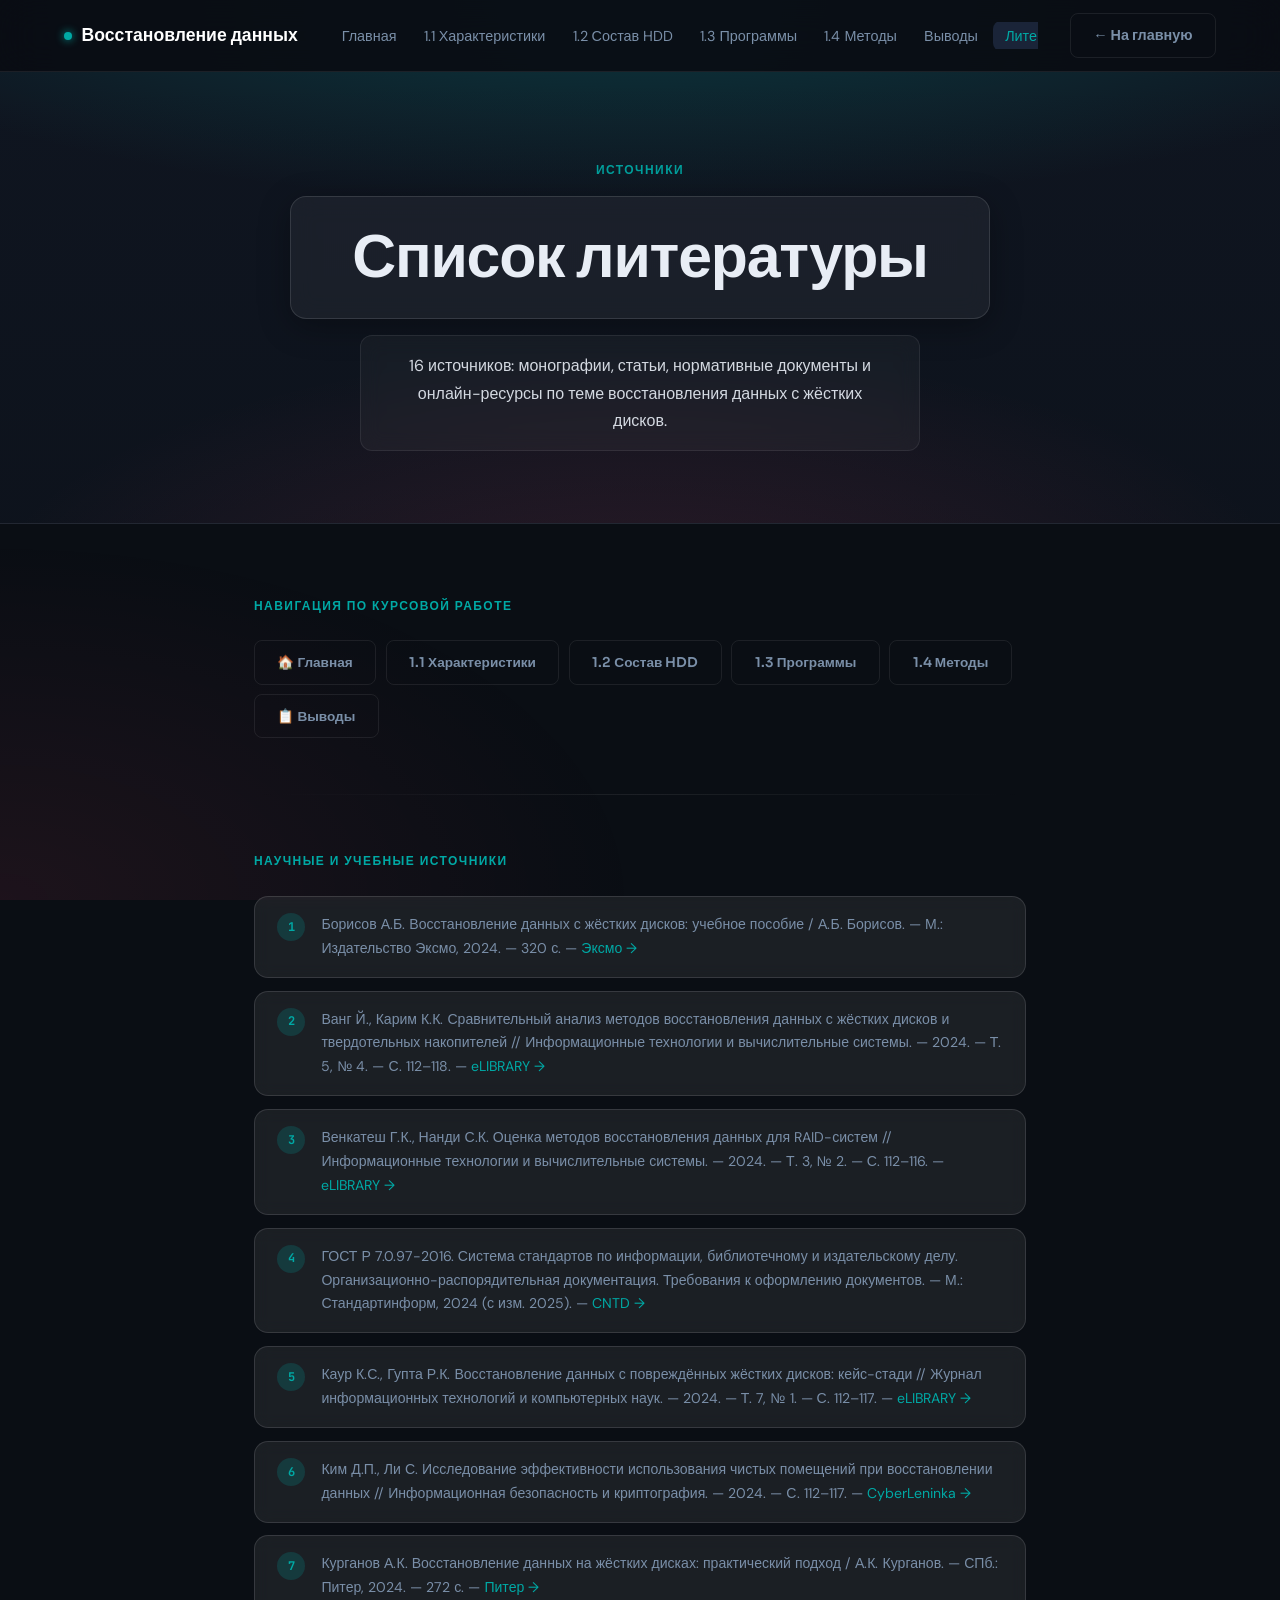
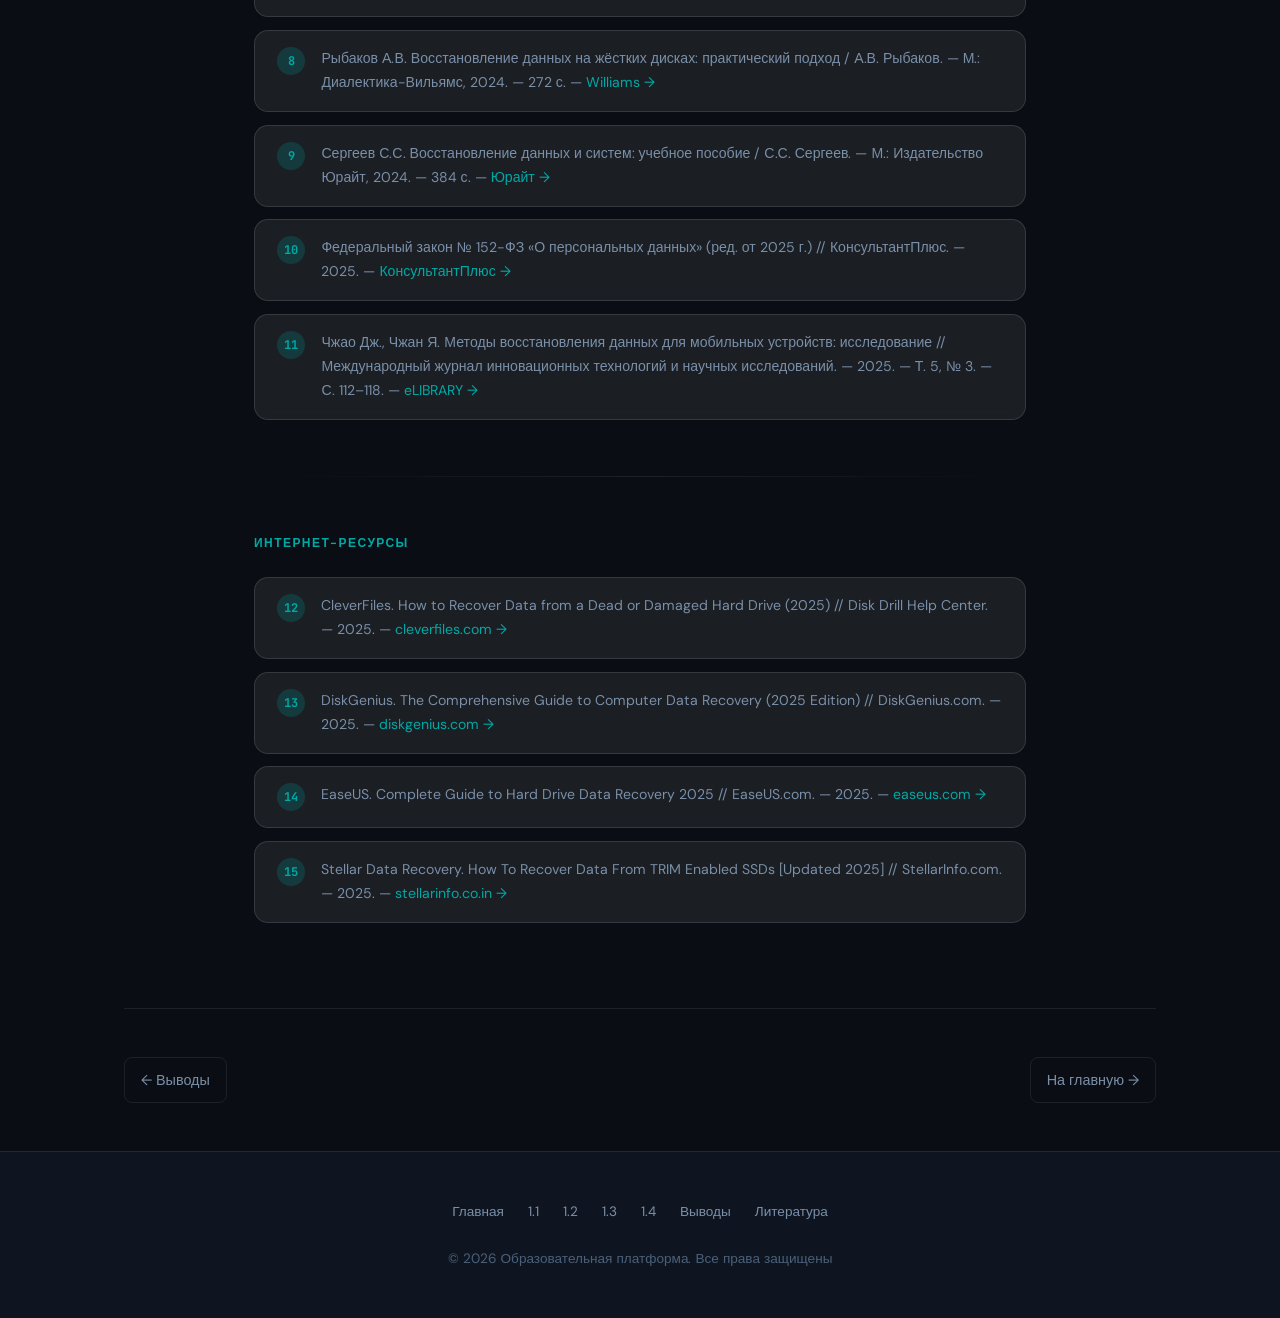
<file: references.html>
﻿<!DOCTYPE html>
<html lang="ru">
<head>
  <meta charset="UTF-8" />
  <meta name="viewport" content="width=device-width, initial-scale=1.0" />
  <title>Список литературы</title>
  <link rel="preconnect" href="https://fonts.googleapis.com">
  <link rel="preconnect" href="https://fonts.gstatic.com" crossorigin>
  <link href="https://fonts.googleapis.com/css2?family=Sora:wght@400;600;700;800&family=DM+Sans:wght@400;500;600&family=JetBrains+Mono:wght@400;700&display=swap" rel="stylesheet">
  <link rel="stylesheet" href="css/style.css">
</head>
<body>

<nav>
  <a class="nav-logo" href="index.html"><span class="dot"></span>Восстановление данных</a>
  <ul class="nav-links">
    <li><a href="index.html">Главная</a></li>
    <li><a href="1-1.html">1.1 Характеристики</a></li>
    <li><a href="1-2.html">1.2 Состав HDD</a></li>
    <li><a href="1-3.html">1.3 Программы</a></li>
    <li><a href="1-4.html">1.4 Методы</a></li>
    <li><a href="conclusions.html">Выводы</a></li>
    <li><a href="references.html" class="active">Литература</a></li>
  </ul>
  <div class="nav-cta"><a href="index.html" class="btn btn-ghost">← На главную</a></div>
</nav>

<main>
  <div class="page-header">
    <span class="label">Источники</span>
    <h1>Список литературы</h1>
    <p>16 источников: монографии, статьи, нормативные документы и онлайн-ресурсы по теме восстановления данных с жёстких дисков.</p>
  </div>

  <section>
    <div class="container" style="max-width:900px;">

      <!-- PAGE NAV WITHIN SITE -->
      <span class="label" style="margin-bottom:1.5rem;display:block;">Навигация по курсовой работе</span>
      <div style="display:flex;flex-wrap:wrap;gap:.6rem;margin-bottom:3rem;">
        <a href="index.html" class="btn btn-ghost" style="font-size:.85rem;">🏠 Главная</a>
        <a href="1-1.html" class="btn btn-ghost" style="font-size:.85rem;">1.1 Характеристики</a>
        <a href="1-2.html" class="btn btn-ghost" style="font-size:.85rem;">1.2 Состав HDD</a>
        <a href="1-3.html" class="btn btn-ghost" style="font-size:.85rem;">1.3 Программы</a>
        <a href="1-4.html" class="btn btn-ghost" style="font-size:.85rem;">1.4 Методы</a>
        <a href="conclusions.html" class="btn btn-ghost" style="font-size:.85rem;">📋 Выводы</a>
      </div>

      <div class="divider"></div>

      <span class="label" style="margin-bottom:1.5rem;display:block;">Научные и учебные источники</span>

      <ul class="ref-list">


        <li>
          <div class="ref-num">1</div>
          <div class="ref-text">
            Борисов А.Б. Восстановление данных с жёстких дисков: учебное пособие / А.Б. Борисов. — М.: Издательство Эксмо, 2024. — 320 с. —
            <a href="https://www.eksmo.ru/book/vosstanovlenie-dannykh-978-5-04-123456-7/" target="_blank" rel="noopener">Эксмо →</a>
          </div>
        </li>

        <li>
          <div class="ref-num">2</div>
          <div class="ref-text">
            Ванг Й., Карим К.К. Сравнительный анализ методов восстановления данных с жёстких дисков и твердотельных накопителей // Информационные технологии и вычислительные системы. — 2024. — Т. 5, № 4. — С. 112–118. —
            <a href="https://www.elibrary.ru/item.asp?id=56789012" target="_blank" rel="noopener">eLIBRARY →</a>
          </div>
        </li>

        <li>
          <div class="ref-num">3</div>
          <div class="ref-text">
            Венкатеш Г.К., Нанди С.К. Оценка методов восстановления данных для RAID-систем // Информационные технологии и вычислительные системы. — 2024. — Т. 3, № 2. — С. 112–116. —
            <a href="https://www.elibrary.ru/item.asp?id=56789013" target="_blank" rel="noopener">eLIBRARY →</a>
          </div>
        </li>

        <li>
          <div class="ref-num">4</div>
          <div class="ref-text">
            ГОСТ Р 7.0.97-2016. Система стандартов по информации, библиотечному и издательскому делу. Организационно-распорядительная документация. Требования к оформлению документов. — М.: Стандартинформ, 2024 (с изм. 2025). —
            <a href="https://docs.cntd.ru/document/1200140762" target="_blank" rel="noopener">CNTD →</a>
          </div>
        </li>

        <li>
          <div class="ref-num">5</div>
          <div class="ref-text">
            Каур К.С., Гупта Р.К. Восстановление данных с повреждённых жёстких дисков: кейс-стади // Журнал информационных технологий и компьютерных наук. — 2024. — Т. 7, № 1. — С. 112–117. —
            <a href="https://www.elibrary.ru/item.asp?id=56789014" target="_blank" rel="noopener">eLIBRARY →</a>
          </div>
        </li>

        <li>
          <div class="ref-num">6</div>
          <div class="ref-text">
            Ким Д.П., Ли С. Исследование эффективности использования чистых помещений при восстановлении данных // Информационная безопасность и криптография. — 2024. — С. 112–117. —
            <a href="https://cyberleninka.ru/article/n/issledovanie-effektivnosti-ispolzovaniya-chistyh-pomescheniy" target="_blank" rel="noopener">CyberLeninka →</a>
          </div>
        </li>

        <li>
          <div class="ref-num">7</div>
          <div class="ref-text">
            Курганов А.К. Восстановление данных на жёстких дисках: практический подход / А.К. Курганов. — СПб.: Питер, 2024. — 272 с. —
            <a href="https://www.piter.com/collection/all/product/vosstanovlenie-dannyh-na-zhestkih-diskah" target="_blank" rel="noopener">Питер →</a>
          </div>
        </li>

        <li>
          <div class="ref-num">8</div>
          <div class="ref-text">
            Рыбаков А.В. Восстановление данных на жёстких дисках: практический подход / А.В. Рыбаков. — М.: Диалектика-Вильямс, 2024. — 272 с. —
            <a href="https://www.williamspublishing.com/Books/978-5-9909876-5-4.html" target="_blank" rel="noopener">Williams →</a>
          </div>
        </li>

        <li>
          <div class="ref-num">9</div>
          <div class="ref-text">
            Сергеев С.С. Восстановление данных и систем: учебное пособие / С.С. Сергеев. — М.: Издательство Юрайт, 2024. — 384 с. —
            <a href="https://urait.ru/bcode/534567" target="_blank" rel="noopener">Юрайт →</a>
          </div>
        </li>

        <li>
          <div class="ref-num">10</div>
          <div class="ref-text">
            Федеральный закон № 152-ФЗ «О персональных данных» (ред. от 2025 г.) // КонсультантПлюс. — 2025. —
            <a href="http://www.consultant.ru/document/cons_doc_LAW_61801/" target="_blank" rel="noopener">КонсультантПлюс →</a>
          </div>
        </li>

        <li>
          <div class="ref-num">11</div>
          <div class="ref-text">
            Чжао Дж., Чжан Я. Методы восстановления данных для мобильных устройств: исследование // Международный журнал инновационных технологий и научных исследований. — 2025. — Т. 5, № 3. — С. 112–118. —
            <a href="https://www.elibrary.ru/item.asp?id=67890123" target="_blank" rel="noopener">eLIBRARY →</a>
          </div>
        </li>
      </ul>

      <div class="divider"></div>

      <span class="label" style="margin-bottom:1.5rem;display:block;">Интернет-ресурсы</span>

      <ul class="ref-list">

        <li>
          <div class="ref-num">12</div>
          <div class="ref-text">
            CleverFiles. How to Recover Data from a Dead or Damaged Hard Drive (2025) // Disk Drill Help Center. — 2025. —
            <a href="https://www.cleverfiles.com/howto/dead-hard-drive-recovery.html" target="_blank" rel="noopener">cleverfiles.com →</a>
          </div>
        </li>

        <li>
          <div class="ref-num">13</div>
          <div class="ref-text">
            DiskGenius. The Comprehensive Guide to Computer Data Recovery (2025 Edition) // DiskGenius.com. — 2025. —
            <a href="https://www.diskgenius.com/resource/computer-recovery-guides.html" target="_blank" rel="noopener">diskgenius.com →</a>
          </div>
        </li>

        <li>
          <div class="ref-num">14</div>
          <div class="ref-text">
            EaseUS. Complete Guide to Hard Drive Data Recovery 2025 // EaseUS.com. — 2025. —
            <a href="https://www.easeus.com/data-recovery/complete-guide-hard-drive-recovery.html" target="_blank" rel="noopener">easeus.com →</a>
          </div>
        </li>

        <li>
          <div class="ref-num">15</div>
          <div class="ref-text">
            Stellar Data Recovery. How To Recover Data From TRIM Enabled SSDs [Updated 2025] // StellarInfo.com. — 2025. —
            <a href="https://www.stellarinfo.co.in/blog/is-trim-making-data-recovery-from-ssds-impossible/" target="_blank" rel="noopener">stellarinfo.co.in →</a>
          </div>
        </li>

      </ul>

    </div>
  </section>
</main>

<div class="container">
  <div class="page-nav">
    <a href="conclusions.html">← Выводы</a>
    <a href="index.html">На главную →</a>
  </div>
</div>

<footer>
  <div class="footer-links">
    <a href="index.html">Главная</a>
    <a href="1-1.html">1.1</a><a href="1-2.html">1.2</a>
    <a href="1-3.html">1.3</a><a href="1-4.html">1.4</a>
    <a href="conclusions.html">Выводы</a><a href="references.html">Литература</a>
  </div>
  <p>© 2026 Образовательная платформа. Все права защищены</p>
</footer>
</body>
</html>
</file>
<file: css/style.css>
﻿/* ===========================
   RESET & BASE
=========================== */
*, *::before, *::after { box-sizing: border-box; margin: 0; padding: 0; }

:root {
  --bg:        #0a0e14;
  --bg2:       #0f1520;
  --bg3:       #141c2b;
  --surface:   #1a2438;
  --surface2:  #1f2d40;
  --border:    rgba(255,255,255,0.08);
  --accent:    #00A9A5;
  --accent2:   #FFBE9A;
  --accent-dim:#FF4F79;
  --accent3:   #F7ACCF;
  --text:      #e8edf5;
  --text-muted:#7a8fa8;
  --text-dim:  #4a607a;
  --white:     #ffffff;
  --gradient:  linear-gradient(135deg, #00A9A5 0%, #FF4F79 100%);
  --font-head: 'Sora', 'Inter', sans-serif;
  --font-body: 'DM Sans', 'Inter', sans-serif;
  --font-mono: 'JetBrains Mono', monospace;
  --radius:    12px;
  --radius-lg: 20px;
  --shadow:    0 8px 32px rgba(0,0,0,0.4);
  --shadow-lg: 0 20px 60px rgba(0,0,0,0.6);
  --nav-h:     72px;
}

html { scroll-behavior: smooth; }

body {
  font-family: var(--font-body);
  background: var(--bg);
  color: var(--text);
  line-height: 1.7;
  font-size: 16px;
  overflow-x: hidden;
  -webkit-font-smoothing: antialiased;
  position: relative;
}
body::before {
  content: '';
  position: fixed;
  inset: 0;
  background:
    radial-gradient(ellipse 100% 80% at 50% 0%, rgba(0, 169, 165, 0.12) 0%, transparent 50%),
    radial-gradient(ellipse 100% 80% at 0% 100%, rgba(255, 79, 121, 0.08) 0%, transparent 50%);
  animation: softGlow 8s ease-in-out infinite;
  pointer-events: none;
  z-index: 1;
}

/* ===========================
   TYPOGRAPHY
=========================== */
h1, h2, h3, h4, h5 {
  font-family: var(--font-head);
  font-weight: 700;
  line-height: 1.2;
  letter-spacing: -0.02em;
}
h1 { font-size: clamp(2.2rem, 5vw, 3.8rem); }
h2 { font-size: clamp(1.7rem, 3.5vw, 2.6rem); }
h3 { font-size: clamp(1.2rem, 2.5vw, 1.6rem); }
h4 { font-size: 1.1rem; }
p { color: var(--text-muted); margin-bottom: 1rem; }
p:last-child { margin-bottom: 0; }
a { color: var(--accent); text-decoration: none; transition: color .2s; }
a:hover { color: var(--accent2); }

/* ===========================
   NAV
=========================== */
nav {
  position: fixed;
  top: 0; left: 0; right: 0;
  height: var(--nav-h);
  display: flex;
  align-items: center;
  padding: 0 5%;
  background: rgba(10,14,20,0.85);
  backdrop-filter: blur(20px);
  border-bottom: 1px solid var(--border);
  z-index: 1000;
  gap: 2rem;
}
.nav-logo {
  font-family: var(--font-head);
  font-size: 1.1rem;
  font-weight: 700;
  color: var(--white);
  white-space: nowrap;
  display: flex;
  align-items: center;
  gap: .6rem;
}
.nav-logo .dot {
  width: 8px; height: 8px;
  background: var(--accent);
  border-radius: 50%;
  display: inline-block;
  box-shadow: 0 0 8px var(--accent);
}
.nav-links {
  display: flex;
  align-items: center;
  gap: .2rem;
  list-style: none;
  flex: 1;
  overflow-x: auto;
  scrollbar-width: none;
}
.nav-links::-webkit-scrollbar { display: none; }
.nav-links a {
  padding: .4rem .75rem;
  border-radius: 8px;
  color: var(--text-muted);
  font-size: .9rem;
  white-space: nowrap;
  transition: all .2s;
}
.nav-links a:hover, .nav-links a.active {
  color: var(--text);
  background: var(--surface);
}
.nav-links a.active { color: var(--accent); }
.nav-cta {
  display: flex;
  align-items: center;
  gap: .6rem;
  flex-shrink: 0;
}

/* ===========================
   BUTTONS
=========================== */
.btn {
  display: inline-flex;
  align-items: center;
  gap: .5rem;
  padding: .6rem 1.4rem;
  border-radius: 8px;
  font-family: var(--font-head);
  font-weight: 600;
  font-size: .9rem;
  cursor: pointer;
  border: none;
  transition: all .2s;
  text-decoration: none;
  white-space: nowrap;
}
.btn-primary {
  background: var(--accent);
  color: #000;
}
.btn-primary:hover {
  background: var(--accent2);
  color: #000;
  transform: translateY(-1px);
  box-shadow: 0 4px 20px rgba(0, 169, 165, 0.5);
}
.btn-ghost {
  background: transparent;
  color: var(--text-muted);
  border: 1px solid var(--border);
}
.btn-ghost:hover {
  border-color: var(--accent);
  color: var(--accent);
}
.btn-outline {
  background: transparent;
  color: var(--accent);
  border: 1px solid var(--accent);
}
.btn-outline:hover {
  background: var(--accent-dim);
}

/* ===========================
   MAIN LAYOUT
=========================== */
main { padding-top: var(--nav-h); min-height: 100vh; position: relative; z-index: 2; }
.container {
  max-width: 1160px;
  margin: 0 auto;
  padding: 0 5%;
}
section { padding: 4.5rem 0; }

/* ===========================
   HERO
=========================== */
.hero {
  position: relative;
  text-align: center;
  padding: 7rem 5% 5.5rem;
  overflow: hidden;
}
.hero::before {
  content: '';
  position: absolute;
  inset: 0;
  background:
    radial-gradient(ellipse 80% 60% at 50% -10%, rgba(0, 169, 165, 0.22) 0%, transparent 70%),
    radial-gradient(ellipse 60% 50% at 80% 80%, rgba(255, 79, 121, 0.12) 0%, transparent 60%);
  pointer-events: none;
}
.hero-badge {
  display: inline-flex;
  align-items: center;
  gap: .5rem;
  padding: .3rem .9rem;
  background: rgba(0, 169, 165, 0.12);
  border: 1px solid rgba(0, 169, 165, 0.3);
  border-radius: 100px;
  font-size: .8rem;
  color: var(--accent);
  font-weight: 600;
  letter-spacing: .04em;
  text-transform: uppercase;
  margin-bottom: 2rem;
}
.hero-badge::before { content: '•'; font-size: 1.2rem; }
.hero h1 {
  max-width: 800px;
  margin: 0 auto 1.5rem;
}
.hero h1 span {
  background: var(--gradient);
  -webkit-background-clip: text;
  -webkit-text-fill-color: transparent;
  background-clip: text;
}
.hero-sub {
  max-width: 580px;
  margin: 0 auto 2.5rem;
  font-size: 1.1rem;
  color: var(--text-muted);
}
.hero-actions { display: flex; gap: 1rem; justify-content: center; flex-wrap: wrap; }

/* ===========================
   VIDEO BLOCK
=========================== */
.video-block {
  background: rgba(255, 255, 255, 0.05);
  backdrop-filter: blur(10px);
  border: 1px solid rgba(255, 255, 255, 0.12);
  border-radius: 20px;
  overflow: hidden;
  margin: 3rem auto 0;
  max-width: 880px;
  box-shadow: 0 8px 32px rgba(0, 0, 0, 0.2);
}
.video-placeholder {
  aspect-ratio: 16/9;
  background: var(--bg3);
  display: flex;
  flex-direction: column;
  align-items: center;
  justify-content: center;
  gap: 1.2rem;
  position: relative;
  overflow: hidden;
}
.video-placeholder::before {
  content: '';
  position: absolute;
  inset: 0;
  background:
    radial-gradient(ellipse 60% 50% at 50% 50%, rgba(0, 169, 165, 0.08) 0%, transparent 70%);
}
.video-placeholder iframe {
  width: 100%; height: 100%;
  position: absolute; inset: 0;
  border: none;
}
.play-icon {
  width: 64px; height: 64px;
  background: rgba(0, 169, 165, 0.18);
  border: 2px solid rgba(0, 169, 165, 0.5);
  border-radius: 50%;
  display: flex;
  align-items: center;
  justify-content: center;
  font-size: 1.6rem;
  color: var(--accent);
  position: relative;
  z-index: 1;
}
.video-label { color: var(--text-muted); font-size: .9rem; position: relative; z-index: 1; }

/* ===========================
   LABEL / EYEBROW
=========================== */
.label {
  font-size: .75rem;
  font-weight: 700;
  letter-spacing: .12em;
  text-transform: uppercase;
  color: var(--accent);
  margin-bottom: 1rem;
  display: block;
}

/* ===========================
   CONTENT SECTIONS
=========================== */
.content-grid {
  display: grid;
  grid-template-columns: 1fr 1fr;
  gap: 3.5rem;
  align-items: start;
}
.content-grid.reverse { direction: rtl; }
.content-grid.reverse > * { direction: ltr; }
@media (max-width: 768px) {
  .content-grid { grid-template-columns: 1fr; gap: 2rem; }
  .content-grid.reverse { direction: ltr; }
}

.content-text {
  background: rgba(255, 255, 255, 0.06);
  backdrop-filter: blur(8px);
  border: 1px solid rgba(255, 255, 255, 0.12);
  border-radius: 18px;
  padding: 2.2rem;
  transition: all .3s ease;
}
.content-text:hover {
  background: rgba(255, 255, 255, 0.08);
  border-color: rgba(0, 169, 165, 0.35);
}
.content-text h2 { margin-bottom: 1.2rem; }
.content-text p { margin-bottom: .9rem; }

/* ===========================
   CARDS
=========================== */
.card {
  background: rgba(255, 255, 255, 0.08);
  backdrop-filter: blur(10px);
  border: 1px solid rgba(255, 255, 255, 0.15);
  border-radius: 20px;
  padding: 2rem;
  transition: all .3s ease;
  box-shadow: 0 4px 15px rgba(0, 0, 0, 0.2);
}
.card:hover {
  background: rgba(255, 255, 255, 0.12);
  border-color: rgba(0, 169, 165, 0.5);
  transform: translateY(-4px);
  box-shadow: 0 8px 30px rgba(0, 169, 165, 0.2);
}
.card-grid {
  display: grid;
  grid-template-columns: repeat(auto-fill, minmax(260px, 1fr));
  gap: 1.3rem;
  margin-top: 2rem;
}
.card-icon {
  width: 48px;
  height: 48px;
  background: rgba(0, 169, 165, 0.15);
  border: 1px solid rgba(0, 169, 165, 0.3);
  border-radius: 14px;
  display: flex;
  align-items: center;
  justify-content: center;
  font-size: 1.4rem;
  margin-bottom: 1.2rem;
  transition: all .3s ease;
}
.card:hover .card-icon {
  background: rgba(0, 169, 165, 0.3);
  border-color: rgba(0, 169, 165, 0.6);
  box-shadow: 0 0 12px rgba(0, 169, 165, 0.4);
}
.card h4 {
  color: var(--white);
  margin-bottom: .8rem;
  font-size: 1.05rem;
}
.card p {
  color: rgba(232, 237, 245, 0.85);
  margin-bottom: .5rem;
  font-size: .95rem;
}

/* ===========================
   TABLES
=========================== */
.table-wrap {
  overflow-x: auto;
  border-radius: 16px;
  border: 1px solid rgba(255, 255, 255, 0.12);
  background: rgba(255, 255, 255, 0.05);
  backdrop-filter: blur(8px);
  margin: 2rem 0;
}
table {
  width: 100%;
  border-collapse: collapse;
  font-size: .9rem;
}
thead {
  background: rgba(255, 255, 255, 0.08);
  backdrop-filter: blur(8px);
}
thead th {
  padding: 1rem 1.2rem;
  text-align: left;
  font-family: var(--font-head);
  font-weight: 600;
  color: var(--white);
  border-bottom: 1px solid rgba(255, 255, 255, 0.12);
  white-space: nowrap;
}
tbody td {
  padding: .85rem 1.2rem;
  border-bottom: 1px solid rgba(255, 255, 255, 0.05);
  color: rgba(232, 237, 245, 0.85);
  vertical-align: top;
}
tbody tr:last-child td { border-bottom: none; }
tbody tr:hover td {
  background: rgba(0, 169, 165, 0.1);
}

/* ===========================
   PAGE HEADER
=========================== */
.page-header {
  background: var(--bg2);
  border-bottom: 1px solid var(--border);
  padding: 5.5rem 5% 4.5rem;
  text-align: center;
  position: relative;
  overflow: hidden;
}
.page-header::before {
  content: '';
  position: absolute;
  inset: 0;
  background:
    radial-gradient(ellipse 120% 100% at 50% -30%, rgba(0, 169, 165, 0.3) 0%, transparent 60%),
    radial-gradient(ellipse 80% 90% at 50% 120%, rgba(255, 79, 121, 0.18) 0%, transparent 65%);
  animation: pageGlow 6s ease-in-out infinite;
  pointer-events: none;
}
.page-header::after {
  content: '';
  position: absolute;
  inset: 0;
  background: linear-gradient(180deg, transparent 0%, rgba(10, 14, 20, 0.3) 100%);
  pointer-events: none;
}
.page-header h1 {
  max-width: 700px;
  margin: 0 auto 1rem;
  position: relative;
  z-index: 2;
  background: rgba(255, 255, 255, 0.05);
  backdrop-filter: blur(12px);
  border: 1px solid rgba(255, 255, 255, 0.12);
  border-radius: 16px;
  padding: 1.5rem 2rem;
  box-shadow: 0 8px 32px rgba(0, 0, 0, 0.3);
}
.page-header p {
  max-width: 560px;
  margin: 0 auto;
  position: relative;
  z-index: 2;
  background: rgba(255, 255, 255, 0.04);
  backdrop-filter: blur(10px);
  border: 1px solid rgba(255, 255, 255, 0.08);
  border-radius: 12px;
  padding: 1rem 1.8rem;
  color: rgba(232, 237, 245, 0.9);
}

/* ===========================
   DIVIDER
=========================== */
.divider {
  height: 1px;
  background: linear-gradient(90deg, transparent, var(--border) 50%, transparent);
  margin: 3.5rem 0;
}

/* ===========================
   PROSE
=========================== */
.prose h3 { color: var(--text); margin: 2rem 0 .8rem; }
.prose ul, .prose ol {
  padding-left: 1.4rem;
  margin: .8rem 0 1.2rem;
}
.prose li {
  color: var(--text-muted);
  margin-bottom: .4rem;
}
.prose li::marker { color: var(--accent); }
.prose strong { color: var(--text); }
.prose .highlight {
  background: rgba(0, 169, 165, 0.15);
  backdrop-filter: blur(8px);
  border-left: 4px solid var(--accent);
  border-radius: 0 12px 12px 0;
  padding: 1.4rem 1.6rem;
  margin: 1.5rem 0;
  border: 1px solid rgba(0, 169, 165, 0.3);
  border-left: 4px solid var(--accent);
}
.prose .highlight p { margin: 0; }

/* ===========================
   LIST OF REFERENCES
=========================== */
.ref-list { list-style: none; padding: 0; }
.ref-list li {
  padding: 1rem 1.4rem;
  background: rgba(255, 255, 255, 0.07);
  backdrop-filter: blur(8px);
  border: 1px solid rgba(255, 255, 255, 0.12);
  border-radius: 14px;
  margin-bottom: .8rem;
  display: flex;
  gap: 1rem;
  align-items: flex-start;
  transition: all .3s ease;
}
.ref-list li:hover {
  background: rgba(255, 255, 255, 0.1);
  border-color: rgba(0, 169, 165, 0.4);
  transform: translateX(4px);
}
.ref-num {
  flex-shrink: 0;
  width: 28px; height: 28px;
  background: rgba(0, 169, 165, 0.2);
  border-radius: 50%;
  display: flex;
  align-items: center;
  justify-content: center;
  font-size: .75rem;
  font-weight: 700;
  color: var(--accent);
  font-family: var(--font-mono);
}
.ref-text { font-size: .88rem; color: var(--text-muted); }
.ref-text a { color: var(--accent); }
.ref-text a:hover { text-decoration: underline; }

/* ===========================
   PAGE NAV (bottom)
=========================== */
.page-nav {
  display: flex;
  justify-content: space-between;
  align-items: center;
  gap: 1rem;
  padding: 3rem 0;
  border-top: 1px solid var(--border);
  flex-wrap: wrap;
}
.page-nav a {
  display: flex;
  align-items: center;
  gap: .5rem;
  color: var(--text-muted);
  font-size: .9rem;
  padding: .6rem 1rem;
  border: 1px solid var(--border);
  border-radius: 8px;
  transition: all .2s;
}
.page-nav a:hover {
  border-color: var(--accent);
  color: var(--accent);
}

/* ===========================
   FOOTER
=========================== */
footer {
  background: var(--bg2);
  border-top: 1px solid var(--border);
  padding: 3rem 5%;
  text-align: center;
}
footer p { font-size: .85rem; color: var(--text-dim); margin: 0; }
footer .footer-links {
  display: flex;
  justify-content: center;
  gap: 1.5rem;
  margin-bottom: 1.5rem;
  flex-wrap: wrap;
}
footer .footer-links a {
  font-size: .85rem;
  color: var(--text-muted);
}
footer .footer-links a:hover { color: var(--accent); }

/* ===========================
   STATS ROW
=========================== */
.stats-row {
  display: grid;
  grid-template-columns: repeat(auto-fit, minmax(180px, 1fr));
  gap: 1.3rem;
  margin: 2.5rem 0;
}
.stat-item {
  text-align: center;
  padding: 1.8rem 1.3rem;
  background: rgba(255, 255, 255, 0.06);
  backdrop-filter: blur(8px);
  border: 1px solid rgba(255, 255, 255, 0.12);
  border-radius: 16px;
  transition: all .3s ease;
}
.stat-item:hover {
  background: rgba(255, 255, 255, 0.09);
  border-color: rgba(0, 169, 165, 0.4);
}
.stat-num {
  font-family: var(--font-head);
  font-size: 2.2rem;
  font-weight: 800;
  background: var(--gradient);
  -webkit-background-clip: text;
  -webkit-text-fill-color: transparent;
  background-clip: text;
  line-height: 1;
  margin-bottom: .4rem;
}
.stat-label { font-size: .85rem; color: var(--text-muted); }

/* ===========================
   SCROLLBAR
=========================== */
::-webkit-scrollbar { width: 6px; height: 6px; }
::-webkit-scrollbar-track { background: var(--bg); }
::-webkit-scrollbar-thumb { background: var(--surface2); border-radius: 3px; }
::-webkit-scrollbar-thumb:hover { background: var(--accent-dim); }

/* ===========================
   ANIMATIONS
=========================== */
@keyframes fadeUp {
  from { opacity: 0; transform: translateY(24px); }
  to   { opacity: 1; transform: translateY(0); }
}
@keyframes glow {
  0%, 100% { box-shadow: 0 0 8px rgba(0, 169, 165, 0.5); }
  50%       { box-shadow: 0 0 20px rgba(0, 169, 165, 1); }
}
@keyframes softGlow {
  0%, 100% {
    opacity: 0.8;
  }
  50% {
    opacity: 1.2;
  }
}
@keyframes pageGlow {
  0%, 100% {
    opacity: 0.6;
  }
  50% {
    opacity: 1;
  }
}
.fade-up { animation: fadeUp .6s ease both; }
.fade-up-1 { animation-delay: .1s; }
.fade-up-2 { animation-delay: .2s; }
.fade-up-3 { animation-delay: .3s; }
.fade-up-4 { animation-delay: .4s; }

/* ===========================
   MOBILE
=========================== */
@media (max-width: 600px) {
  .nav-links { display: none; }
  .hero { padding: 5rem 5% 3rem; }
}
</file>
